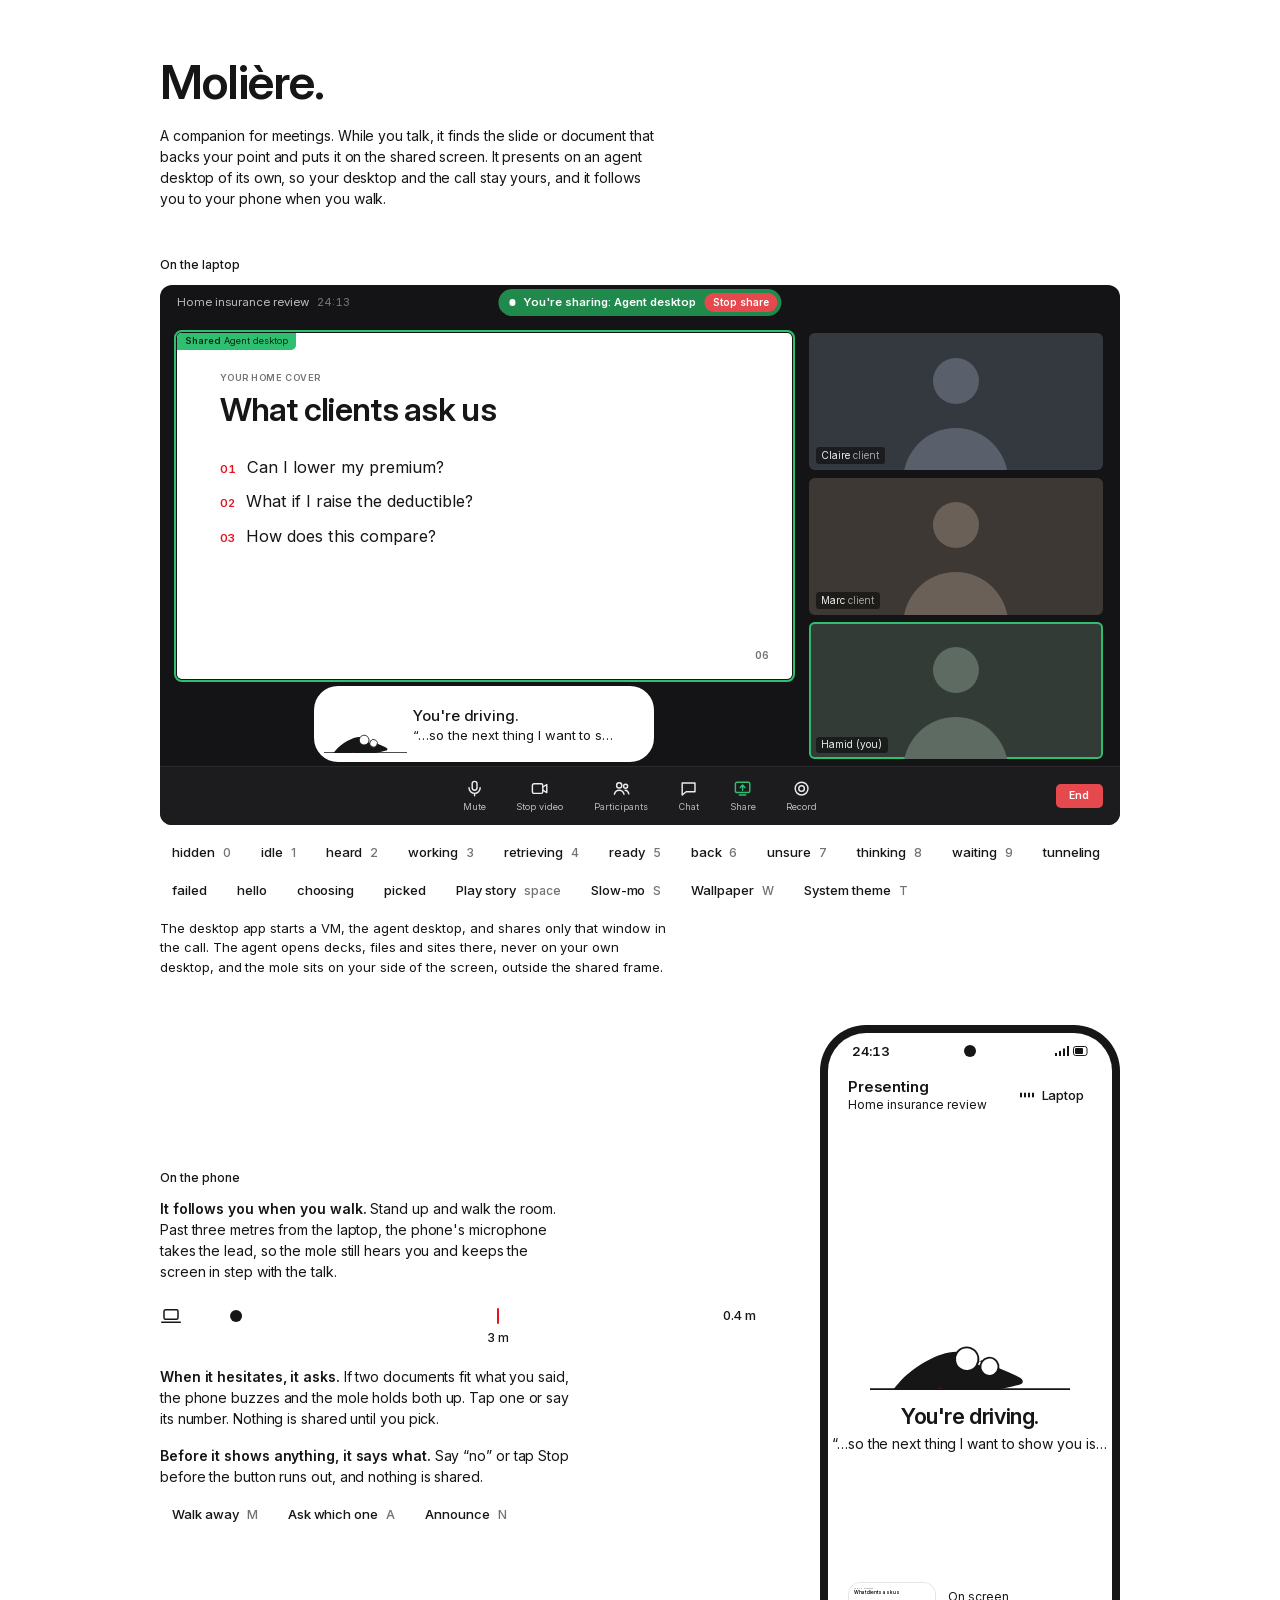
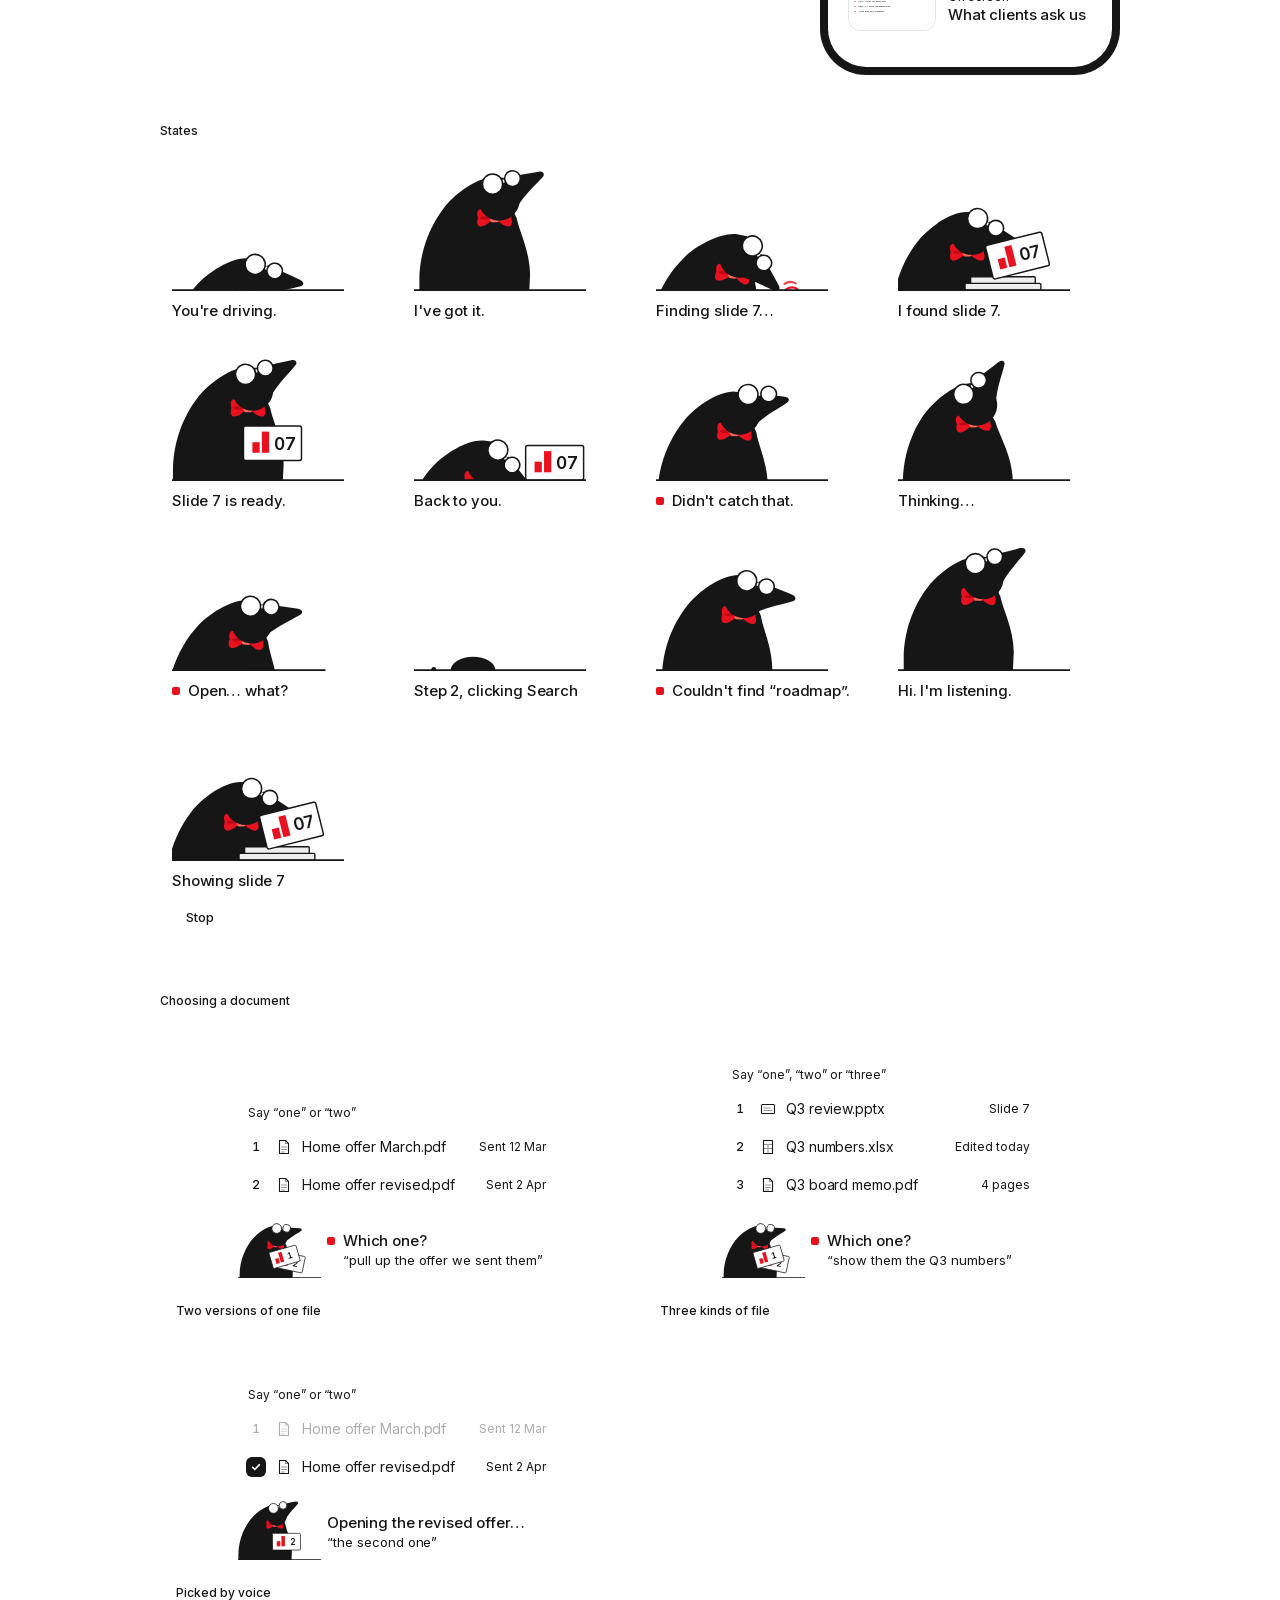
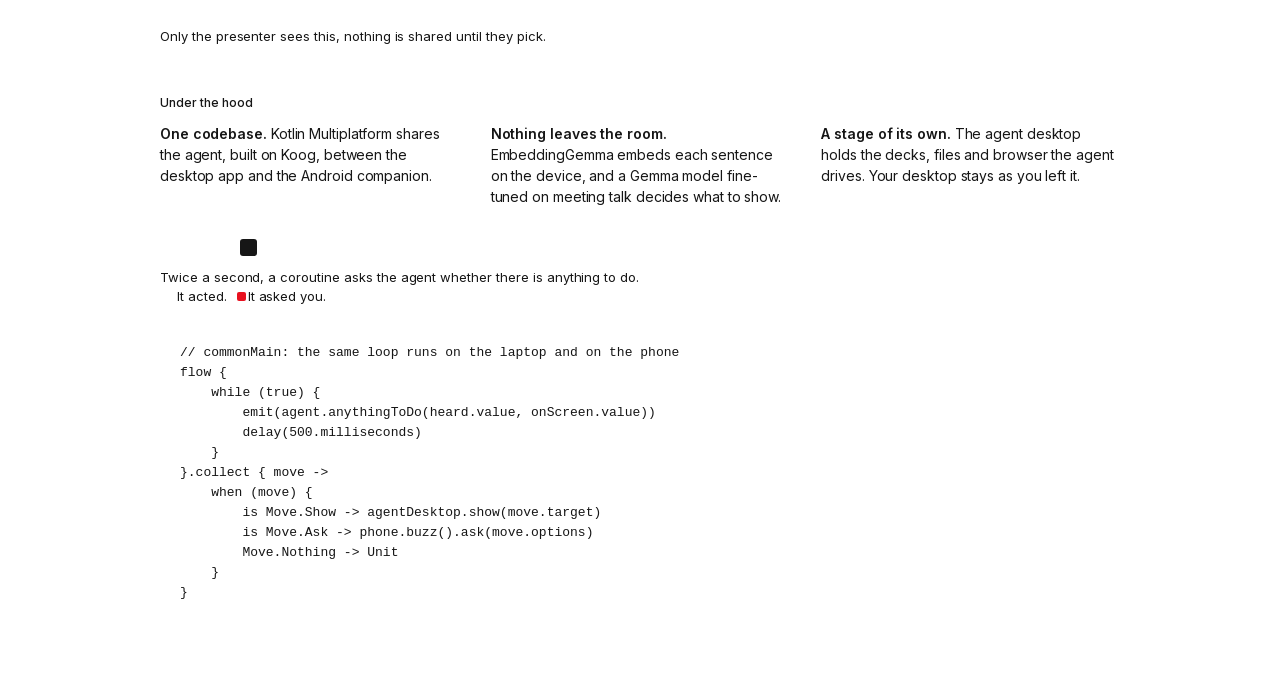
<file: mole/index.html>
<!doctype html>
<meta charset="utf-8">
<meta name="viewport" content="width=device-width">
<title>Molière</title>
<link rel="stylesheet" href="mole.css">
<style>
  :root {
    --page: light-dark(var(--paper), oklch(0.17 0 0));
    --fill: oklch(from var(--ink) l c h / .05);
    --muted: oklch(from var(--ink) l c h / .64);
    --device: light-dark(var(--rim), oklch(0.12 0 0)); /* the phone's body */
    --outline: light-dark(oklch(0 0 0 / .1), oklch(1 0 0 / .1)); /* the thumbnail's edge */
    /* Not themed: the call is someone else's dark app, and the deck, its files and the wallpapers are the presenter's. */
    --call: oklch(0.192 0.004 286);
    --call-panel: oklch(0.2278 0.0057 285.94);
    --call-text: oklch(0.944 0.004 286.3);
    --call-green: oklch(0.7122 0.1644 154.09);
    --call-green-deep: oklch(0.5598 0.1335 152.55);
    --call-green-ink: oklch(0.2593 0.052 154.24);
    --call-red: oklch(0.6256 0.1934 23.02);
    --tile-a: oklch(0.3396 0.0135 261.73); --face-a: oklch(0.4869 0.0197 259.41);
    --tile-b: oklch(0.3441 0.0111 67.44); --face-b: oklch(0.496 0.018 61);
    --tile-c: oklch(0.3431 0.0138 158.18); --face-c: oklch(0.513 0.022 157.4);
    --video: oklch(0.1647 0.0041 285.93);
    --white: oklch(1 0 0);
    --black: oklch(0 0 0);
    --deck: oklch(1 0 0);
    --deck-ink: oklch(0.2 0 0);
    --pdf: oklch(0.93 0 0);
    --pdf-bar: oklch(0.975 0 0);
    --ease-in-out: cubic-bezier(0.77, 0, 0.175, 1);
    --sans: "Inter", system-ui, sans-serif;
    --mono: ui-monospace, "SF Mono", Menlo, monospace;
  }
  body { margin: 0; background: var(--page); color: var(--ink); font: 400 14px/1.5 var(--sans); letter-spacing: -0.006em; -webkit-font-smoothing: antialiased; }
  main { max-width: 960px; margin: 0 auto; padding: 56px 32px 80px; display: grid; gap: 48px; }
  main > * { min-width: 0; }
  h1 { font: 600 48px/1.1 var(--sans); letter-spacing: -0.022em; margin: 0 0 16px; }
  header p { margin: 0; max-width: 56ch; color: var(--muted); text-wrap: pretty; }
  h2 { font: 500 12px/16px var(--sans); letter-spacing: 0; color: var(--hint); margin: 0 0 12px; }
  p { text-wrap: pretty; }
  .note { margin: 12px 0 0; max-width: 64ch; font-size: 13px; letter-spacing: -0.003em; color: var(--muted); }

  .screen { position: relative; aspect-ratio: 16 / 9; border-radius: 12px; overflow: hidden; container-type: inline-size; transition: background-color .3s ease; }
  .screen[data-wall="0"] { background-color: var(--call); }
  .screen[data-wall="1"] { background-color: var(--ember); }
  .screen[data-wall="2"] { background-color: var(--black); }
  .screen[data-wall="3"] { background-color: var(--white); box-shadow: inset 0 0 0 1px var(--hairline); }
  /* A photo-like wallpaper, so the bar is also seen over something busy. */
  .screen[data-wall="4"] {
    background: radial-gradient(60% 45% at 72% 28%, oklch(0.94 0.05 85), transparent 70%),
      radial-gradient(120% 55% at 25% 108%, oklch(0.36 0.07 145) 35%, transparent 72%),
      radial-gradient(80% 45% at 92% 104%, oklch(0.28 0.05 155) 25%, transparent 75%),
      linear-gradient(oklch(0.6 0.09 240), oklch(0.83 0.05 215) 55%, oklch(0.68 0.07 125));
  }
  .screen .mole-bar { position: absolute; left: 50%; bottom: 24px; translate: -50% 0; }
  /* In the meeting the bar sits on the presenter's side: under the shared frame, never inside it. */
  .screen[data-wall="0"] .mole-bar { left: 33.8cqw; bottom: calc(6cqw + 5px); }

  /* -- the meeting mock: everything in cqw, so it scales with the screen (laid out at 896px wide) -------------------- */
  .meeting { display: none; position: absolute; inset: 0; color: var(--call-text); font: 1.2cqw/1.3 var(--sans); letter-spacing: 0; }
  .screen[data-wall="0"] .meeting { display: block; }
  .z-top { position: absolute; inset: 0 0 auto; height: 3.6cqw; display: flex; align-items: center; padding: 0 1.8cqw; color: oklch(from var(--white) l c h / .72); }
  .z-top b { font-weight: 400; color: oklch(from var(--white) l c h / .42); margin-left: .8cqw; font-variant-numeric: tabular-nums; }
  .z-sharing { position: absolute; left: 50%; translate: -50% 0; display: flex; align-items: center; gap: .8cqw; padding: .4cqw .45cqw .4cqw 1.1cqw; border-radius: 99px; background: var(--call-green-deep); color: var(--white); font-weight: 600; white-space: nowrap; }
  .z-sharing i { width: .7cqw; height: .7cqw; border-radius: 50%; background: var(--white); }
  .z-sharing span { padding: .3cqw .9cqw; border-radius: 99px; background: var(--call-red); font-size: 1.05cqw; }

  .z-stage { position: absolute; left: 1.8cqw; top: 5cqw; width: 64cqw; height: 36cqw; border-radius: .5cqw; overflow: hidden; background: var(--deck); outline: .22cqw solid var(--call-green); outline-offset: .2cqw; color-scheme: light; }
  .z-tag { position: absolute; z-index: 1; left: 0; top: 0; padding: .25cqw .8cqw; border-bottom-right-radius: .5cqw; background: var(--call-green); color: var(--call-green-ink); font: 400 .95cqw/1.3 var(--sans); }
  .z-tag b { font-weight: 600; }
  .z-slide { position: absolute; inset: 0; opacity: 0; color: var(--deck-ink); }
  .screen[data-slide=slide6] .z-slide[data-name=slide6], .screen[data-slide=slide7] .z-slide[data-name=slide7],
  .screen[data-slide=offer] .z-slide[data-name=offer], .screen[data-slide=video] .z-slide[data-name=video] { opacity: 1; }

  .z-deck { padding: 4.2cqw 4.4cqw; box-sizing: border-box; display: flex; flex-direction: column; }
  .z-kicker { font: 600 .95cqw/1 var(--sans); letter-spacing: .06em; text-transform: uppercase; color: oklch(from var(--deck-ink) l c h / .6); }
  .z-deck h3 { font: 600 3.4cqw/1.1 var(--sans); letter-spacing: -0.022em; margin: 1cqw 0 0; }
  .z-page { position: absolute; right: 2.4cqw; bottom: 1.8cqw; font: 600 1.1cqw/1 var(--sans); font-variant-numeric: tabular-nums; color: oklch(from var(--deck-ink) l c h / .6); }
  .z-points { list-style: none; margin: 3cqw 0 0; padding: 0; display: grid; gap: 1.4cqw; font-size: 1.7cqw; }
  .z-points b { color: var(--ember); margin-right: 1.2cqw; font-size: 1.2cqw; font-weight: 600; font-variant-numeric: tabular-nums; }
  .z-chart { margin-top: auto; height: 17cqw; display: flex; align-items: flex-end; gap: 2.4cqw; padding-left: .4cqw; border-bottom: .12cqw solid oklch(from var(--deck-ink) l c h / .3); }
  .z-chart i { width: 6.5cqw; background: oklch(from var(--deck-ink) l c h / .16); position: relative; border-radius: .2cqw .2cqw 0 0; }
  .z-chart i:last-child { background: var(--ember); }
  .z-chart i::after { content: attr(data-year); position: absolute; left: 0; right: 0; top: 100%; margin-top: .6cqw; text-align: center; font: 500 .95cqw/1 var(--sans); font-variant-numeric: tabular-nums; color: oklch(from var(--deck-ink) l c h / .6); }

  .z-pdf { background: var(--pdf); }
  .z-pdf header { display: flex; justify-content: space-between; padding: .7cqw 1.6cqw .7cqw 15cqw; background: var(--pdf-bar); border-bottom: 1px solid oklch(from var(--deck-ink) l c h / .1); font-size: 1cqw; color: oklch(from var(--deck-ink) l c h / .6); }
  .z-sheet { position: absolute; left: 50%; translate: -50% 0; top: 4.4cqw; width: 30cqw; height: 40cqw; padding: 2.6cqw 2.8cqw; box-sizing: border-box; background: var(--white); }
  .z-sheet h4 { font: 600 1.9cqw/1.2 var(--sans); letter-spacing: -0.018em; margin: 0; }
  .z-sheet p { margin: .5cqw 0 2cqw; font-size: .95cqw; color: oklch(from var(--deck-ink) l c h / .6); }
  .z-row { display: flex; justify-content: space-between; align-items: center; padding: .9cqw 0; border-top: 1px solid oklch(from var(--deck-ink) l c h / .08); font-size: 1cqw; }
  .z-row i { width: 7cqw; height: .8cqw; border-radius: .4cqw; background: oklch(from var(--deck-ink) l c h / .12); }
  .z-row.z-hot i { background: var(--ember); }

  .z-video { background: var(--video); color: var(--white); }
  .z-video h5 { position: absolute; left: 2cqw; top: 2.4cqw; margin: 0; font: 600 1.4cqw/1 var(--sans); }
  .z-video .z-play { position: absolute; left: 50%; top: 50%; translate: -50% -50%; width: 6cqw; height: 6cqw; border-radius: 50%; background: oklch(from var(--white) l c h / .14); display: grid; place-items: center; }
  .z-video .z-play::after { content: ""; margin-left: .5cqw; border-left: 1.8cqw solid var(--white); border-top: 1.1cqw solid transparent; border-bottom: 1.1cqw solid transparent; }
  .z-video .z-progress { position: absolute; left: 2cqw; right: 2cqw; bottom: 2cqw; height: .35cqw; border-radius: 1cqw; background: oklch(from var(--white) l c h / .2); }
  .z-video .z-progress::before { content: ""; position: absolute; inset: 0 65% 0 0; border-radius: inherit; background: var(--ember); }

  .z-people { position: absolute; left: 67.6cqw; top: 5cqw; width: 30.6cqw; height: 44.4cqw; display: grid; grid-template-rows: repeat(3, 1fr); gap: .8cqw; }
  .z-tile { position: relative; overflow: hidden; border-radius: .6cqw; background: var(--bg); }
  .z-tile::before { content: ""; position: absolute; left: 50%; top: 18%; translate: -50% 0; width: 4.8cqw; height: 4.8cqw; border-radius: 50%; background: var(--fg); }
  .z-tile::after { content: ""; position: absolute; left: 50%; bottom: -2.6cqw; translate: -50% 0; width: 11cqw; height: 7cqw; border-radius: 5.5cqw 5.5cqw 0 0; background: var(--fg); }
  .z-tile span { position: absolute; z-index: 1; left: .7cqw; bottom: .6cqw; padding: .2cqw .6cqw; border-radius: .35cqw; background: oklch(from var(--black) l c h / .5); font-size: 1.05cqw; }
  .z-tile small { font-size: inherit; opacity: .64; }
  .z-tile.z-talking { box-shadow: inset 0 0 0 .2cqw var(--call-green); }

  .z-tools { position: absolute; inset: auto 0 0; height: 6cqw; display: flex; align-items: center; justify-content: center; gap: 3.2cqw; background: var(--call-panel); border-top: 1px solid oklch(from var(--white) l c h / .06); }
  .z-tools > span { display: grid; justify-items: center; gap: .3cqw; font-size: .95cqw; color: oklch(from var(--white) l c h / .7); }
  .z-tools svg { width: 2cqw; height: 2cqw; fill: none; stroke: currentColor; stroke-width: 1.8; stroke-linecap: round; stroke-linejoin: round; color: var(--call-text); }
  .z-tools .z-green svg { color: var(--call-green); }
  .z-tools .z-end { position: absolute; right: 1.8cqw; padding: .55cqw 1.4cqw; border-radius: .5cqw; background: var(--call-red); color: var(--white); font-weight: 600; font-size: 1.1cqw; }

  .controls { display: flex; flex-wrap: wrap; gap: 6px; margin-top: 12px; }
  .controls button { font: 500 13px/1 var(--sans); letter-spacing: -0.003em; color: var(--ink); background: var(--fill); border: 0; border-radius: 8px; height: 32px; padding: 0 12px; display: inline-flex; align-items: center; gap: 8px; cursor: pointer; transition: background-color .15s ease, color .15s ease, scale .16s var(--ease-out); }
  .controls button[aria-pressed=true] { background: var(--ink); color: var(--paper); }
  .controls button:active { scale: .97; }
  .controls button:focus-visible { outline: 2px solid var(--ink); outline-offset: 2px; }
  kbd { font: 500 12px/1 var(--sans); letter-spacing: 0; opacity: .6; }

  /* -- the phone: the companion for when the presenter stands up and walks ------------------------------------------ */

  .pocket { display: grid; grid-template-columns: 1fr 300px; gap: 64px; align-items: center; }
  .copy p { margin: 0; max-width: 46ch; }
  .copy p + p { margin-top: 16px; }
  .copy b { font-weight: 600; }

  .range { display: grid; grid-template-columns: auto 1fr 5ch; align-items: center; gap: 14px; margin: 20px 0 36px; }
  .range svg { width: 22px; height: 16px; }
  .track { position: relative; height: 28px; background: radial-gradient(circle, oklch(from var(--ink) l c h / .28) 1px, transparent 1.5px) 0 50% / 8px 8px repeat-x; }
  .edge { position: absolute; left: 60%; top: 6px; bottom: 6px; width: 2px; border-radius: 1px; background: var(--ember); }
  .edge::after { content: "3 m"; position: absolute; top: 100%; left: 50%; translate: -50% 8px; font: 500 12px/1 var(--sans); letter-spacing: 0; color: var(--muted); white-space: nowrap; }
  .walker { position: absolute; inset: 0; transform: translateX(calc(var(--d) * 100%)); transition: transform calc(1400ms * var(--slow)) var(--ease-in-out); }
  .walker i { position: absolute; left: 0; top: 50%; width: 12px; height: 12px; translate: -50% -50%; border-radius: 50%; background: var(--ink); }
  .range output { font: 500 13px/1 var(--sans); font-variant-numeric: tabular-nums; text-align: right; }

  .handset { position: relative; justify-self: center; }
  .phone { position: relative; width: 300px; aspect-ratio: 9 / 19.5; box-sizing: border-box; padding: 8px; border-radius: 46px; background: var(--device); }
  .screen-in { position: relative; height: 100%; border-radius: 38px; overflow: hidden; background: var(--paper); display: flex; flex-direction: column; }
  .buzz { position: absolute; top: 34%; width: 12px; height: 44px; opacity: 0; pointer-events: none; }
  .buzz::before, .buzz::after { content: ""; position: absolute; border: 2px solid transparent; border-radius: 50%; }
  .buzz::before { inset: 0; } .buzz::after { inset: 9px 0 9px 5px; }
  .buzz.l { left: -28px; } .buzz.l::before, .buzz.l::after { border-left-color: var(--ink); }
  .buzz.r { right: -28px; } .buzz.r::before, .buzz.r::after { border-right-color: var(--ink); }
  .buzz.r::after { inset: 9px 5px 9px 0; }

  .status { flex: none; height: 36px; padding: 0 24px; display: flex; align-items: center; justify-content: space-between; font: 600 13px/1 var(--sans); font-variant-numeric: tabular-nums; }
  .status .cam { position: absolute; left: 50%; top: 12px; width: 12px; height: 12px; translate: -50% 0; border-radius: 50%; background: var(--device); }
  .status svg { width: 34px; height: 12px; fill: currentColor; }
  .top { flex: none; display: flex; align-items: center; justify-content: space-between; gap: 12px; padding: 8px 16px 8px 20px; }
  .top > div:first-child { min-width: 0; }
  .top b { display: block; font: 600 15px/20px var(--sans); letter-spacing: -0.009em; white-space: nowrap; overflow: hidden; text-overflow: ellipsis; }
  .top small { display: block; font-size: 12px; line-height: 16px; letter-spacing: 0; color: var(--muted); }
  .mic { flex: none; display: flex; align-items: center; gap: 8px; height: 32px; padding: 0 12px 0 11px; border-radius: 16px; background: var(--fill); font: 500 13px/1 var(--sans); transition: background-color calc(200ms * var(--slow)) ease, color calc(200ms * var(--slow)) ease; }
  [data-mic=phone] .mic { background: var(--ink); color: var(--paper); }
  .wave { display: flex; align-items: center; gap: 2px; height: 12px; }
  .wave i { width: 2px; height: 100%; border-radius: 1px; background: currentColor; scale: 1 .4; animation: wave calc(900ms * var(--slow)) ease-in-out infinite alternate; }
  .wave i:nth-child(2) { animation-delay: calc(-300ms * var(--slow)); } .wave i:nth-child(3) { animation-delay: calc(-600ms * var(--slow)); } .wave i:nth-child(4) { animation-delay: calc(-150ms * var(--slow)); }
  @keyframes wave { to { scale: 1 1; } }
  .src { display: grid; }
  .src span { grid-area: 1 / 1; transition: opacity calc(200ms * var(--slow)) ease, filter calc(200ms * var(--slow)) ease, translate calc(220ms * var(--slow)) var(--ease-out); }
  [data-mic=laptop] [data-src=phone], [data-mic=phone] [data-src=laptop] { opacity: 0; filter: blur(2px); translate: 0 4px; }

  /* The mole stands alone on the phone, and its own options panel drops under it, in thumb reach. As the panel opens
     the centred column grows, so the mole glides up to make room. */
  .phone .mole-bar { flex: 1; width: auto; padding: 0 4px; justify-content: center; background: none; box-shadow: none; border-radius: 0; }
  .phone .mole-opts { order: 1; }
  .phone .mole-row { height: auto; padding: 0; flex-direction: column; align-items: center; gap: 12px; }
  .phone .mole-fig { align-self: center; width: 200px; height: auto; aspect-ratio: 154 / 114.8; margin: 0; }
  .phone .mole-text { flex: none; width: 100%; text-align: center; }
  .phone .mole-dot { display: none; }
  .phone .mole-text .mole-words { padding: 0; --wx: 0px; --wy: 0px; }
  .phone .mole-title { font: 600 22px/28px var(--sans); letter-spacing: -0.018em; }
  .phone .mole-heard { height: 20px; margin-top: 4px; font-size: 14px; line-height: 20px; letter-spacing: -0.006em; }
  .phone .mole-hint { padding: 16px 10px 8px; text-align: center; }
  .phone .mole-list { border-bottom: 0; }
  /* A thumb needs a taller row than a cursor, and the name must not truncate: on two versions of one file the end of the
     name is the difference, so the date drops under it. */
  .phone .mole-opt { grid-template-columns: 20px 16px minmax(0, 1fr); height: 52px; }
  .phone .mole-key, .phone .mole-glyph { grid-row: 1 / 3; }
  .phone .mole-name { align-self: end; }
  .phone .mole-meta { grid-column: 3; align-self: start; }
  .phone .mole-say { left: 0; height: 20px; font-size: 14px; line-height: 20px; letter-spacing: -0.006em; }
  /* The announce's stop is a thumb's target, low on the screen where the options would open. It floats there, so the
     mole stays where it is. */
  .phone .mole-bar { position: relative; }
  .phone .mole-stop { position: absolute; left: 14px; right: 14px; bottom: 16px; height: 56px; margin: 0; border-radius: 28px; font-size: 15px; font-weight: 600; line-height: 56px; letter-spacing: -0.009em; }

  .now { flex: none; display: grid; grid-template-columns: 88px minmax(0, 1fr); gap: 12px; align-items: center; margin: 0 12px 28px; padding: 8px; }
  .now > div > small { display: block; font-size: 12px; line-height: 16px; letter-spacing: 0; color: var(--muted); }
  .now > div > b { display: block; font: 500 15px/20px var(--sans); letter-spacing: -0.009em; white-space: nowrap; overflow: hidden; text-overflow: ellipsis; }
  /* A live copy of the shared frame: its slides are laid out in cqw of a 896px screen, so a container 88 / .64 px wide
     makes the frame (64cqw) exactly as wide as the thumbnail. */
  .thumb { position: relative; height: 49.5px; border-radius: 12px; overflow: hidden; }
  /* The edge sits over the copied slide, whose positioned layers would paint over an outline. */
  .thumb::after { content: ""; position: absolute; inset: 0; border-radius: inherit; box-shadow: inset 0 0 0 1px var(--outline); }
  .thumb-cq { width: 137.5px; container-type: inline-size; }
  .thumb-stage { position: relative; width: 64cqw; height: 36cqw; background: var(--deck); font: 1.2cqw/1.3 var(--sans); letter-spacing: 0; color-scheme: light; }
  .thumb .z-slide { opacity: 1; }
  .home { position: absolute; left: 50%; bottom: 8px; width: 100px; height: 4px; translate: -50% 0; border-radius: 2px; background: oklch(from var(--ink) l c h / .25); }

  /* -- states, choices and the loop ----------------------------------------------------------------------------- */

  /* The figure is wider than it is tall (room for the card the mole sets down), so the cells are a little wider too. */
  .sheet { display: grid; grid-template-columns: repeat(auto-fill, minmax(196px, 1fr)); gap: 8px; }
  .sheet button { all: unset; display: grid; padding: 12px; border-radius: 12px; cursor: pointer; transition: background-color .15s ease; }
  .sheet button:focus-visible { outline: 2px solid var(--ink); outline-offset: 2px; }
  .sheet .mole-bar { width: auto; background: none; box-shadow: none; border-radius: 0; }
  .sheet .mole-row { height: auto; padding: 0; flex-direction: column; align-items: stretch; gap: 10px; }
  .sheet .mole-fig { align-self: flex-start; width: 172px; height: 128px; margin: 0; }
  .sheet .mole-heard { display: none; }
  .sheet .mole-title > span { white-space: normal; }
  .sheet .mole-text .mole-words { --wy: 0px; }
  .sheet .mole-text .mole-dot { translate: none; }
  .sheet .mole-say { display: none; }
  .sheet .mole-stop { align-self: flex-start; margin: 0; }

  /* Choosing cells show the whole bar as it looks on screen, bottom-aligned so the panels' heights compare. */
  .choices { display: grid; grid-template-columns: repeat(auto-fill, minmax(380px, 1fr)); gap: 8px; }
  .choices button { all: unset; display: grid; grid-template-rows: 1fr auto; justify-items: center; gap: 16px; padding: 32px 16px 14px; border-radius: 12px; cursor: pointer; transition: background-color .15s ease; }
  .choices button:focus-visible { outline: 2px solid var(--ink); outline-offset: 2px; }
  .choices .mole-bar { align-self: end; }
  .choices small { justify-self: start; font: 500 12px/16px var(--sans); letter-spacing: 0; color: var(--hint); }

  .hood { display: grid; grid-template-columns: repeat(auto-fit, minmax(220px, 1fr)); gap: 24px 32px; }
  .hood p { margin: 0; }
  .hood b { font-weight: 600; }
  .ticks { display: grid; grid-template-columns: repeat(48, 1fr); gap: 3px; margin-top: 32px; }
  .ticks i, .sw { aspect-ratio: 1; border-radius: 3px; background: oklch(from var(--ink) l c h / .08); transition: background-color calc(200ms * var(--slow)) ease; }
  .legend { white-space: nowrap; }
  .sw { display: inline-block; width: 9px; margin: 0 2px 0 6px; border-radius: 2px; }
  .ticks [data-did=acted], .sw[data-did=acted] { background: oklch(from var(--ink) l c h / .5); }
  .ticks [data-did=asked], .sw[data-did=asked] { background: var(--ember); }
  .ticks [data-now] { background: var(--ink); }
  pre { margin: 20px 0 0; padding: 16px 20px; border-radius: 12px; background: var(--fill); font: 13px/20px var(--mono); letter-spacing: 0; overflow-x: auto; }
  pre .c { color: var(--muted); }

  @media (hover: hover) and (pointer: fine) {
    .controls button:hover:not([aria-pressed=true]) { background: oklch(from var(--ink) l c h / .09); }
    .sheet button:hover { background: var(--hover); }
    .choices button:hover { background: var(--hover); }
  }
  @media (max-width: 760px) {
    .pocket { grid-template-columns: 1fr; gap: 40px; }
    .choices { grid-template-columns: 1fr; }
  }
  @media (prefers-reduced-motion: reduce) {
    .wave i { animation: none; }
    .walker, .src span { transition-property: opacity; }
  }
</style>

<main>
  <header>
    <h1>Molière.</h1>
    <p>A companion for meetings. While you talk, it finds the slide or document that backs your point and puts it on the shared screen. It presents on an agent desktop of its own, so your desktop and the call stay yours, and it follows you to your phone when you walk.</p>
  </header>
  <section>
    <h2>On the laptop</h2>
    <div class="screen" data-wall="0" data-slide="slide6">
      <div class="meeting" aria-hidden="true">
        <div class="z-top">Home insurance review<b>24:13</b><div class="z-sharing"><i></i>You're sharing: Agent desktop<span>Stop share</span></div></div>
        <div class="z-stage">
          <div class="z-tag"><b>Shared</b> Agent desktop</div>
          <div class="z-slide z-deck" data-name="slide6">
            <div class="z-kicker">Your home cover</div>
            <h3>What clients ask us</h3>
            <ol class="z-points">
              <li><b>01</b>Can I lower my premium?</li>
              <li><b>02</b>What if I raise the deductible?</li>
              <li><b>03</b>How does this compare?</li>
            </ol>
            <div class="z-page">06</div>
          </div>
          <div class="z-slide z-deck" data-name="slide7">
            <div class="z-kicker">The opportunity</div>
            <h3>Market size</h3>
            <div class="z-chart"><i data-year="2023" style="height: 38%"></i><i data-year="2024" style="height: 52%"></i><i data-year="2025" style="height: 70%"></i><i data-year="2026" style="height: 92%"></i></div>
            <div class="z-page">07</div>
          </div>
          <div class="z-slide z-pdf" data-name="offer">
            <header><span id="pdfName">Home offer revised.pdf</span><span>1 / 4</span></header>
            <div class="z-sheet">
              <h4>Home insurance offer</h4>
              <p>Revised on 2 April</p>
              <div class="z-row z-hot">Deductible<i></i></div>
              <div class="z-row">Premium per year<i></i></div>
              <div class="z-row">Contents covered<i></i></div>
              <div class="z-row">Valid until<i></i></div>
            </div>
          </div>
          <div class="z-slide z-video" data-name="video"><h5>Robot gripper demo</h5><div class="z-play"></div><div class="z-progress"></div></div>
        </div>
        <div class="z-people">
          <div class="z-tile" style="--bg: var(--tile-a); --fg: var(--face-a)"><span>Claire <small>client</small></span></div>
          <div class="z-tile" style="--bg: var(--tile-b); --fg: var(--face-b)"><span>Marc <small>client</small></span></div>
          <div class="z-tile z-talking" style="--bg: var(--tile-c); --fg: var(--face-c)"><span>Hamid (you)</span></div>
        </div>
        <div class="z-tools">
          <span><svg viewBox="0 0 24 24"><rect x="9" y="3" width="6" height="11" rx="3"/><path d="M5 11a7 7 0 0 0 14 0M12 18v3"/></svg>Mute</span>
          <span><svg viewBox="0 0 24 24"><rect x="3" y="6" width="13" height="12" rx="2"/><path d="M16 10l5-3v10l-5-3"/></svg>Stop video</span>
          <span><svg viewBox="0 0 24 24"><circle cx="9" cy="8" r="3.2"/><path d="M3 19c.8-3.4 3.2-5 6-5s5.2 1.6 6 5"/><circle cx="17" cy="9" r="2.5"/><path d="M16.5 14c2.3.2 3.9 1.7 4.5 4.5"/></svg>Participants</span>
          <span><svg viewBox="0 0 24 24"><path d="M4 5h16v11H9l-5 4z"/></svg>Chat</span>
          <span class="z-green"><svg viewBox="0 0 24 24"><rect x="3" y="4" width="18" height="13" rx="2"/><path d="M12 14V8M9 10.5l3-3 3 3M8 20h8"/></svg>Share</span>
          <span><svg viewBox="0 0 24 24"><circle cx="12" cy="12" r="8"/><circle cx="12" cy="12" r="3.5"/></svg>Record</span>
          <div class="z-end">End</div>
        </div>
      </div>
      <div id="live"></div>
    </div>
    <div class="controls" id="controls"></div>
    <p class="note">The desktop app starts a VM, the agent desktop, and shares only that window in the call. The agent opens decks, files and sites there, never on your own desktop, and the mole sits on your side of the screen, outside the shared frame.</p>
  </section>

  <section class="pocket">
    <div class="copy">
      <h2>On the phone</h2>
      <p><b>It follows you when you walk.</b> Stand up and walk the room. Past three metres from the laptop, the phone's microphone takes the lead, so the mole still hears you and keeps the screen in step with the talk.</p>
      <div class="range" id="range" style="--d: .08">
        <svg viewBox="0 0 22 16" fill="none" stroke="currentColor" stroke-width="1.5" stroke-linejoin="round" stroke-linecap="round" aria-hidden="true"><rect x="4" y="1.75" width="14" height="9.5" rx="1.5"/><path d="M1.75 14.25h18.5"/></svg>
        <div class="track" aria-hidden="true"><i class="edge"></i><div class="walker"><i></i></div></div>
        <output id="dist">0.4 m</output>
      </div>
      <p><b>When it hesitates, it asks.</b> If two documents fit what you said, the phone buzzes and the mole holds both up. Tap one or say its number. Nothing is shared until you pick.</p>
      <p><b>Before it shows anything, it says what.</b> Say “no” or tap Stop before the button runs out, and nothing is shared.</p>
      <div class="controls" id="pocketControls"></div>
    </div>

    <div class="handset">
      <i class="buzz l"></i><i class="buzz r"></i>
      <div class="phone" id="phone" data-mic="laptop">
        <div class="screen-in">
          <div class="status"><span>24:13</span><i class="cam"></i><svg viewBox="0 0 34 12" aria-hidden="true"><path d="M1 11h2V8H1zM5 11h2V6H5zM9 11h2V3.5H9zM13 11h2V1h-2z"/><rect x="19.5" y="1.5" width="13.5" height="9" rx="2.25" fill="none" stroke="currentColor"/><rect x="21" y="3" width="8" height="6" rx="1"/></svg></div>
          <div class="top">
            <div><b>Presenting</b><small>Home insurance review</small></div>
            <div class="mic"><i class="wave"><i></i><i></i><i></i><i></i></i><span class="src"><span data-src="laptop">Laptop</span><span data-src="phone">Phone</span></span></div>
          </div>
          <div id="pocketMole"></div>
          <div class="now"><div class="thumb" aria-hidden="true"><div class="thumb-cq"><div class="thumb-stage" id="nowThumb"></div></div></div><div><small>On screen</small><b id="nowName"></b></div></div>
          <i class="home"></i>
        </div>
      </div>
    </div>
  </section>

  <section>
    <h2>States</h2>
    <div class="sheet" id="sheet"></div>
  </section>
  <section>
    <h2>Choosing a document</h2>
    <div class="choices" id="choices"></div>
    <p class="note">Only the presenter sees this, nothing is shared until they pick.</p>
  </section>

  <section>
    <h2>Under the hood</h2>
    <div class="hood">
      <p><b>One codebase.</b> Kotlin Multiplatform shares the agent, built on Koog, between the desktop app and the Android companion.</p>
      <p><b>Nothing leaves the room.</b> EmbeddingGemma embeds each sentence on the device, and a Gemma model fine-tuned on meeting talk decides what to show.</p>
      <p><b>A stage of its own.</b> The agent desktop holds the decks, files and browser the agent drives. Your desktop stays as you left it.</p>
    </div>
    <div class="ticks" id="ticks" aria-hidden="true"></div>
    <p class="note">Twice a second, a coroutine asks the agent whether there is anything to do. <span class="legend"><i class="sw" data-did="acted"></i>It acted.</span> <span class="legend"><i class="sw" data-did="asked"></i>It asked you.</span></p>
    <pre><code><span class="c">// commonMain: the same loop runs on the laptop and on the phone</span>
flow {
    while (true) {
        emit(agent.anythingToDo(heard.value, onScreen.value))
        delay(500.milliseconds)
    }
}.collect { move ->
    when (move) {
        is Move.Show -> agentDesktop.show(move.target)
        is Move.Ask -> phone.buzz().ask(move.options)
        Move.Nothing -> Unit
    }
}</code></pre>
  </section>
</main>

<script src="mole.js"></script>
<script>
  const LINE = "so let's look at the market size";
  // Finding a slide runs heard → working → retrieving → ready → back; the rest are the other moments.
  const SAMPLES = {
    idle: { heard: "" },
    heard: { title: "I've got it.", heard: LINE, card: "07" },
    working: { title: "Finding slide 7…", heard: LINE },
    retrieving: { title: "I found slide 7.", heard: LINE },
    ready: { title: "Slide 7 is ready.", heard: LINE },
    back: { title: "Back to you.", heard: "" },
    unsure: { heard: "open the, um, thing from the offsite" },
    thinking: { title: "Thinking…", heard: "show them how the warehouse robot picks" },
    waiting: { title: "Open… what?", heard: "open up, um", timeout: 8000 },
    tunneling: { title: "Step 2, clicking Search", heard: "search robot grippers on youtube" },
    failed: { title: "Couldn't find “roadmap”.", heard: "pull up the roadmap" },
    hello: { title: "Hi. I'm listening.", heard: "" },
  };

  const OFFERS = [
    { name: "Home offer March.pdf", meta: "Sent 12 Mar", kind: "pdf" },
    { name: "Home offer revised.pdf", meta: "Sent 2 Apr", kind: "pdf" },
  ];
  const Q3 = [
    { name: "Q3 review.pptx", meta: "Slide 7", kind: "slides" },
    { name: "Q3 numbers.xlsx", meta: "Edited today", kind: "sheet" },
    { name: "Q3 board memo.pdf", meta: "4 pages", kind: "pdf" },
  ];
  const CHOICES = [
    { label: "Two versions of one file", state: "choosing", words: { heard: "pull up the offer we sent them", options: OFFERS } },
    { label: "Three kinds of file", state: "choosing", words: { heard: "show them the Q3 numbers", options: Q3 } },
    { label: "Picked by voice", state: "picked", words: { title: "Opening the revised offer…", heard: "the second one", options: OFFERS, pick: 1 } },
  ];

  // The announce: retrieving with the one thing it is about to show, shown when the time is up unless stopped.
  const ANNOUNCE = { title: "Showing slide 7", heard: LINE, options: [{ name: "Market size", meta: "Slide 7", kind: "slides" }], timeout: 2500 };

  const LIVE = { ...SAMPLES, choosing: CHOICES[0].words, picked: CHOICES[2].words };
  const KEYS = ["hidden", ...Object.keys(LIVE)];
  const SHOWN = { slide6: "What clients ask us", slide7: "Market size", video: "Robot gripper demo" };

  const still = (label, state, words, onclick) => {
    const pick = Object.assign(document.createElement("button"), { onclick });
    pick.setAttribute("aria-label", `Show ${label} on the screen`);
    const bar = Mole.create(document.createElement("div"));
    bar.el.setAttribute("aria-hidden", "true");
    bar.set(state, { card: "07", ...words });
    pick.append(bar.el);
    sheet.append(pick);
    return bar;
  };
  for (const [state, words] of Object.entries(SAMPLES)) still(state, state, words, () => show(state, { card: "07", ...words }));
  // Its countdown held at 40%, so the still shows the button draining.
  still("the announce", "retrieving", ANNOUNCE, () => announce()).el.getAnimations({ subtree: true }).forEach(a => { a.pause(); a.currentTime = 1000; });

  for (const { label, state, words } of CHOICES) {
    const cell = Object.assign(document.createElement("button"), { onclick: () => show(state, words) });
    cell.setAttribute("aria-label", `Show “${label}” on the screen`);
    const bar = Mole.create(document.createElement("div"));
    bar.el.setAttribute("aria-hidden", "true");
    bar.set(state, words);
    cell.append(bar.el, Object.assign(document.createElement("small"), { textContent: label }));
    choices.append(cell);
  }

  const live = Mole.create(document.querySelector("#live"), { onpick: pickLive });
  // The phone mirrors the bar, rows and all; only the bar announces, so a screen reader hears each line once.
  const pocket = Mole.create(document.querySelector("#pocketMole"), { onpick: pickLive });
  pocket.el.removeAttribute("role");
  const screen = document.querySelector(".screen");
  const reduce = matchMedia("(prefers-reduced-motion: reduce)");
  let run = 0, slow = 1;
  const wait = ms => new Promise(r => setTimeout(r, ms * slow));
  let liveOptions = OFFERS;

  // Both moles take every line. The app on the phone never hides: when the bar dives away, the phone's mole goes back to
  // listening. The phone buzzes once each time the mole starts weighing options.
  function set(state, words = {}) {
    live.set(state, words);
    const was = pocket.el.dataset.state;
    pocket.set(state === "hidden" ? "idle" : state, state === "hidden" ? { heard: "" } : words);
    if (state === "choosing" && was !== "choosing") buzz();
  }

  // What the shared frame shows: slide6, slide7, offer or video. It changes when the mole lands something on screen, and
  // the phone's card shows a copy of it.
  function present(name) {
    screen.dataset.slide = name;
    const copy = document.querySelector(`.z-slide[data-name=${name}]`).cloneNode(true);
    copy.querySelectorAll("[id]").forEach(el => el.removeAttribute("id"));
    nowThumb.replaceChildren(copy);
    nowName.textContent = name === "offer" ? pdfName.textContent : SHOWN[name];
  }

  function walk(far) {
    phone.dataset.mic = far ? "phone" : "laptop";
    range.style.setProperty("--d", far ? 0.84 : 0.08);
    dist.textContent = far ? "4.2 m" : "0.4 m";
    walkButton.setAttribute("aria-pressed", far);
  }

  function buzz() {
    if (navigator.userActivation?.hasBeenActive) navigator.vibrate?.([12, 60, 12]);
    if (!reduce.matches) {
      phone.animate(["none", "translateX(-1.5px)", "translateX(1.5px)", "translateX(-1px)", "translateX(1px)", "none"].map(transform => ({ transform })), { duration: 280 * slow });
    }
    for (const mark of document.querySelectorAll(".buzz")) {
      mark.animate([{ opacity: 0 }, { opacity: 1, offset: 0.25 }, { opacity: 0 }], { duration: 640 * slow, easing: "ease-out" });
    }
  }

  // Each run gets an id; starting another (a click, a key, the story) makes the old one's next beat throw and stop.
  // A beat can also put something on the shared screen at the same moment.
  const beats = id => async (state, words, ms, slide) => {
    if (id !== run) throw 0;
    set(state, words);
    if (slide) present(slide);
    await wait(ms);
  };

  function show(state, words = LIVE[state]) {
    run++;
    if (words?.options) liveOptions = words.options;
    set(state, words);
    if (state === "ready") present("slide7");
  }

  // Clicking a row, on the bar or the phone, plays the rest: it opens, lands on screen, and hands back. Stop (-1) on an
  // announce hands back with nothing shown.
  async function pickLive(i) {
    const beat = beats(++run), chosen = liveOptions[i];
    if (chosen) pdfName.textContent = chosen.name;
    try {
      if (i < 0) {
        await beat("back", { heard: "" }, 1500);
        return await beat("idle", { heard: "" }, 0);
      }
      await beat("picked", { pick: i, title: `Opening the ${["first", "second", "third"][i] ?? "chosen"} one…`, heard: "" }, 1100);
      await beat("ready", { title: "It's on screen." }, 1600, chosen?.kind === "slides" ? "slide7" : "offer");
      await beat("back", { heard: "" }, 1500);
      await beat("idle", { heard: "" }, 0);
    } catch {}
  }

  // Says what it will show, shows it when the time is up, and hands back; Stop or a new run cuts in.
  async function announce() {
    const beat = beats(++run);
    try {
      await beat("retrieving", ANNOUNCE, ANNOUNCE.timeout);
      await beat("ready", { title: "It's on screen." }, 1600, "slide7");
      await beat("back", { heard: "" }, 1500);
      await beat("idle", { heard: "" }, 0);
    } catch {}
  }

  async function story() {
    const id = ++run, beat = beats(id);
    const step = async (fn, ms) => { if (id !== run) throw 0; fn(); await wait(ms); };
    const stream = async (state, text) => {
      const words = text.split(" ");
      for (let i = 1; i <= words.length; i++) await beat(state, { heard: words.slice(0, i).join(" ") }, 140);
    };
    try {
      liveOptions = OFFERS;
      pdfName.textContent = OFFERS[1].name;
      walk(false);
      await beat("idle", { heard: "", card: "07" }, 500, "slide6");
      await stream("idle", "okay so the next thing I want to show you is the market size");
      await beat("heard", { title: "I've got it." }, 1000);
      await beat("working", { title: "Finding slide 7…" }, 2000);
      await beat("retrieving", { title: ANNOUNCE.title, options: ANNOUNCE.options, timeout: ANNOUNCE.timeout }, ANNOUNCE.timeout);
      await beat("ready", { title: "It's on screen." }, 1700, "slide7");
      await beat("back", { heard: "" }, 1500);
      await beat("hidden", {}, 1200);
      await step(() => walk(true), 1500);
      await beat("hello", { title: "On your phone now." }, 1800);
      await beat("idle", { heard: "" }, 400);
      await stream("idle", "and can you pull up the offer we sent them");
      await beat("choosing", { options: OFFERS }, 2600);
      await beat("picked", { pick: 1, title: "Opening the revised offer…", heard: "the second one" }, 1300);
      await beat("ready", { title: "It's on screen." }, 1500, "offer");
      await beat("back", { heard: "" }, 1500);
      await beat("hidden", {}, 1200);
      await step(() => walk(false), 1500);
      await beat("hello", {}, 1600);
      await beat("idle", { heard: "" }, 600);
      await beat("thinking", { heard: "show them how the warehouse robot picks" }, 1400);
      await beat("tunneling", { title: "Step 1, opening YouTube" }, 1500);
      await beat("tunneling", { title: "Step 2, clicking Search" }, 1500);
      await beat("ready", { title: "It's on screen." }, 1500, "video");
      await beat("back", { heard: "" }, 1300);
      await beat("hidden", {}, 1500);
      await beat("idle", { heard: "" }, 400);
      await stream("idle", "and can you open the, um, thing from the offsite");
      await beat("unsure", {}, 2000);
      await beat("back", { heard: "" }, 1300);
      await beat("hidden", {}, 0);
    } catch {}
  }

  function toggleSlow() {
    slow = slow === 1 ? 5 : 1;
    document.documentElement.style.setProperty("--slow", slow);
    Mole.speed = slow === 1 ? 1 : 0.2;
    slowButton.setAttribute("aria-pressed", slow > 1);
  }
  const nextWall = () => (screen.dataset.wall = (+screen.dataset.wall + 1) % 5);
  // System follows prefers-color-scheme; Light and Dark set data-theme on the root, as the app does.
  const THEMES = ["System", "Light", "Dark"];
  function nextTheme() {
    const root = document.documentElement, next = THEMES[(THEMES.indexOf(themeButton.dataset.theme) + 1) % 3];
    if (next === "System") delete root.dataset.theme;
    else root.dataset.theme = next.toLowerCase();
    themeButton.dataset.theme = next;
    themeButton.firstChild.data = `${next} theme`;
  }

  const button = (row, label, key, onclick) => {
    const b = Object.assign(document.createElement("button"), { onclick });
    b.append(label);
    if (key) b.append(Object.assign(document.createElement("kbd"), { textContent: key }));
    row.append(b);
    return b;
  };
  KEYS.forEach((state, i) => button(controls, state, i < 10 ? `${i}` : "", () => show(state)));
  button(controls, "Play story", "space", story);
  const slowButton = button(controls, "Slow-mo", "S", toggleSlow);
  button(controls, "Wallpaper", "W", nextWall);
  const themeButton = button(controls, "System theme", "T", nextTheme);
  themeButton.dataset.theme = "System";
  const walkButton = button(pocketControls, "Walk away", "M", () => { run++; walk(phone.dataset.mic === "laptop"); });
  button(pocketControls, "Ask which one", "A", () => show("choosing", CHOICES[0].words));
  button(pocketControls, "Announce", "N", announce);

  addEventListener("keydown", e => {
    if (e.metaKey || e.ctrlKey || e.altKey) return;
    if (e.target.closest?.(".mole-opt")) return; // keys on a focused option row belong to that row
    if (KEYS[e.key]) show(KEYS[e.key]);
    else if (e.key === " ") { e.preventDefault(); story(); }
    else if (e.key === "s") toggleSlow();
    else if (e.key === "w") nextWall();
    else if (e.key === "t") nextTheme();
    else if (e.key === "m") walkButton.click();
    else if (e.key === "a") show("choosing", CHOICES[0].words);
    else if (e.key === "n") announce();
  });

  // The loop strip: a cursor sweeps the cells, and each cell keeps what the agent answered at that tick. Held by
  // reference, since the comparison harness replaces the page's body and the loop keeps running.
  const ticks = document.querySelector("#ticks");
  for (let i = 0; i < 48; i++) ticks.append(document.createElement("i"));
  const ACTED = new Set(["heard", "working", "retrieving", "tunneling", "ready", "picked"]), ASKED = new Set(["choosing", "waiting", "unsure"]);
  let tick = 0;
  (function loop() {
    const state = live.el.dataset.state, cell = ticks.children[tick++ % 48];
    ticks.querySelector("[data-now]")?.removeAttribute("data-now");
    cell.dataset.did = ACTED.has(state) ? "acted" : ASKED.has(state) ? "asked" : "";
    cell.dataset.now = "";
    setTimeout(loop, 500 * slow);
  })();

  present("slide6");
  story();
</script>
</file>
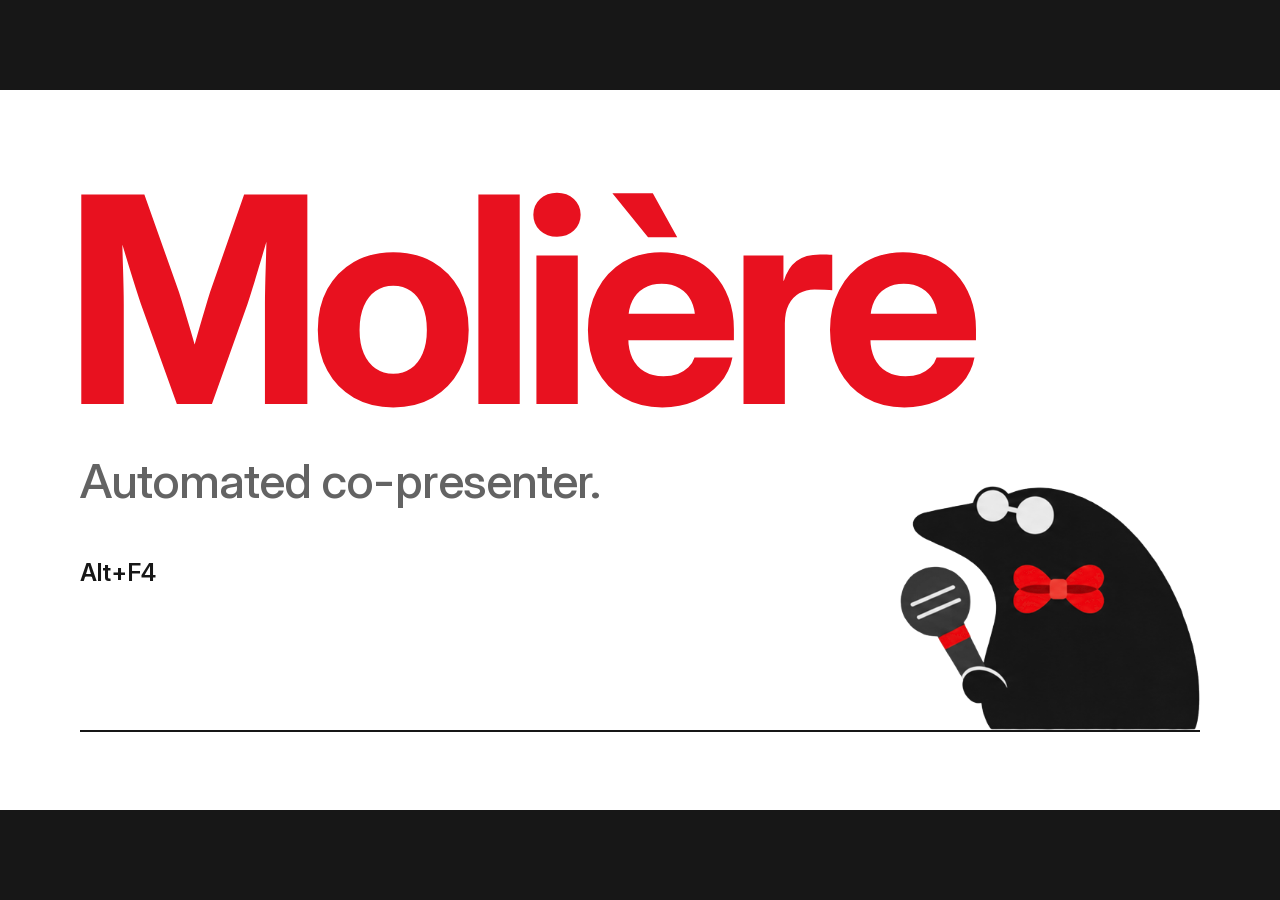
<file: mole/slides.html>
<!doctype html>
<html lang="en" data-theme="light">
<meta charset="utf-8">
<meta name="viewport" content="width=device-width">
<title>Molière</title>
<link rel="stylesheet" href="mole.css">
<style>
  :root {
    --bg: oklch(1 0 0);
    --fg: oklch(0.205 0 0);
    --grey: oklch(0.5 0 0);
    --line: oklch(0.88 0 0);
    --fill: oklch(0.965 0 0);
    --red: var(--ember);
    --sans: "Inter", system-ui, sans-serif;
  }
  html, body { height: 100%; margin: 0; overflow: hidden; background: var(--fg); }
  body { font: 400 24px/1.4 var(--sans); color: var(--fg); -webkit-font-smoothing: antialiased; -moz-osx-font-smoothing: grayscale; }
  h1, h2, p, ul, figure, blockquote { margin: 0; padding: 0; }
  ul { list-style: none; }
  i, em { font-style: normal; }

  .stage { position: absolute; left: 50%; top: 50%; width: 1280px; height: 720px; translate: -50% -50%; scale: var(--fit, 1); }
  .slide { position: absolute; inset: 0; box-sizing: border-box; padding: 80px; display: grid; grid-template-columns: repeat(12, minmax(0, 1fr)); grid-template-rows: auto 1fr; column-gap: 32px; background: var(--bg); overflow: hidden; }
  .slide[hidden] { display: none; }
  .slide > * { grid-column: 1 / -1; }
  .slide > :is(.ground, .sprite, .solo) { grid-column: auto; }
  .notes { display: none; }

  .figure { font-size: 288px; line-height: .9; font-weight: 700; letter-spacing: -0.045em; margin-inline-start: -0.05em; }
  .display { font-size: 96px; line-height: 1; font-weight: 700; letter-spacing: -0.035em; text-wrap: balance; }
  .title { font-size: 64px; line-height: 1.08; font-weight: 650; letter-spacing: -0.028em; text-wrap: balance; }
  .head { font-size: 48px; line-height: 1.15; font-weight: 500; letter-spacing: -0.02em; text-wrap: pretty; }
  .lead { font-size: 32px; line-height: 1.3; font-weight: 400; letter-spacing: -0.012em; text-wrap: pretty; }
  .body { font-size: 24px; line-height: 1.4; font-weight: 400; letter-spacing: -0.006em; text-wrap: pretty; }
  .small { font-size: 18px; line-height: 1.3; font-weight: 500; }
  .grey { color: var(--grey); }
  .red { color: var(--red); }
  .team { font-weight: 600; }
  blockquote { text-indent: -0.4em; }
  .who { display: grid; align-self: start; font-size: 24px; line-height: 1.4; }
  .who b { font-weight: 600; }
  .who span { color: var(--grey); }
  /* The person's photo to the left of their name and role; the hairline keeps a white backdrop round on the white slide. */
  .who:has(.face) { grid-template-columns: auto 1fr; column-gap: 20px; align-items: center; }
  .who .face { grid-row: span 2; width: 64px; height: 64px; border-radius: 50%; object-fit: cover; box-shadow: 0 0 0 1px var(--line); }

  .ground { position: absolute; left: 80px; right: 80px; top: 640px; border-top: 2px solid var(--fg); }
  .sprite { position: absolute; bottom: 80px; height: auto; pointer-events: none; user-select: none; }
  .flip { scale: -1 1; }

  .s-cover, .s-next { grid-template-rows: none; align-content: start; }
  .s-cover .head { margin-top: 24px; }
  .s-cover .team, .s-next .team { margin-top: 48px; }

  .s-nick .title { grid-column: 1 / 7; }
  .s-nick > .body { grid-column: 7 / -1; padding-top: 8px; }
  .steps { align-self: end; display: grid; grid-template-columns: repeat(3, minmax(0, 1fr)); grid-template-rows: auto auto; column-gap: 32px; }
  .steps li { display: grid; grid-row: span 2; grid-template-rows: subgrid; }
  .steps span { grid-row: 2; }
  .steps b { margin-bottom: 8px; }

  .s-num { grid-template-rows: 1fr; }
  .stat { grid-column: 1 / 9; }
  .stat .lead { margin-top: 24px; max-width: 20em; }
  .study { grid-column: 9 / -1; align-self: end; }
  .s-num .small { margin-top: 12px; }

  .s-quote { grid-template-rows: none; align-content: start; }
  .s-quote blockquote { grid-column: 1 / 12; margin-top: 40px; }
  .s-quote .who { margin-top: 40px; }

  .s-realize { grid-template-rows: auto 1fr; }
  .s-realize .head { grid-column: 1 / 11; }
  .s-realize .display { align-self: end; }

  .s-solution { grid-template-rows: auto auto 1fr; }
  .s-solution .title, .pitch { grid-column: 1 / 8; }
  .pitch { margin-top: 32px; }
  .points { margin-top: 32px; display: grid; gap: 16px; }
  .desk { grid-column: 8 / -1; grid-row: 2 / -1; align-self: start; margin-top: 32px; display: grid; justify-items: center; gap: 32px; }
  .slide .mole-bar { box-shadow: none; }
  .desk .mole-bar { zoom: 1.18; outline: 1px solid var(--hairline); }
  .screen { position: relative; width: 100%; aspect-ratio: 16 / 9; border-radius: 6px; background: var(--bg); outline: 2px solid var(--fg); overflow: hidden; }
  .screen > div { position: absolute; inset: 0; padding: 22px 24px; visibility: hidden; }
  .screen[data-on="6"] > [data-n="6"], .screen[data-on="7"] > [data-n="7"] { visibility: visible; }
  .screen small { display: block; margin-top: 18px; font: 500 14px/1 var(--sans); color: var(--grey); }
  .screen h3 { margin: 8px 0 0; font: 650 24px/1.1 var(--sans); letter-spacing: -0.02em; }
  .screen ul { margin-top: 12px; display: grid; gap: 4px; font: 400 16px/1.25 var(--sans); }
  .screen em { position: absolute; right: 14px; bottom: 12px; font: 500 14px/1 var(--sans); color: var(--grey); font-variant-numeric: tabular-nums; }
  .screen .bars { position: absolute; left: 24px; bottom: 22px; display: flex; align-items: flex-end; gap: 10px; height: 96px; }
  .screen .bars i { width: 30px; border-radius: 2px 2px 0 0; background: var(--line); }
  .screen .bars i:last-child { background: var(--red); }
  .tag { position: absolute; left: 0; top: 0; padding: 4px 9px 5px 8px; border-bottom-right-radius: 6px; background: var(--fg); color: var(--bg); font: 600 14px/1 var(--sans); }

  .solo { position: absolute; left: 80px; bottom: calc(80px - var(--w) * 0.8 / 154); --w: 400px; }
  .solo .mole-bar { width: auto; background: none; }
  .solo .mole-row { height: auto; padding: 0; gap: 56px; align-items: flex-end; }
  .solo .mole-text { padding-bottom: 48px; }
  .solo .mole-fig { width: var(--w); height: auto; aspect-ratio: 154 / 114.8; margin: 0; }
  .solo .m-ground, .solo .mole-dot { display: none; }
  .solo .mole-words, .solo .mole-text[data-one-line] .mole-words { --wx: 0px; --wy: 0px; padding-left: 0; }
  .solo .mole-title { font: 500 48px/1.15 var(--sans); letter-spacing: -0.02em; }
  .solo .mole-heard { height: auto; margin-top: 8px; font: 400 24px/1.4 var(--sans); color: var(--grey); }

  .s-how { grid-template-rows: auto auto 1fr; }
  .ledge { position: relative; padding: 0 232px 24px 0; border-bottom: 2px solid var(--fg); }
  .ledge .sprite { right: 0; bottom: 0; width: 200px; }
  .trio { margin-top: 40px; display: grid; grid-template-columns: repeat(3, minmax(0, 1fr)); column-gap: 32px; }
  .slots { margin-top: 40px; display: grid; grid-template-columns: 2fr 1fr; gap: 32px; }
  .slots > figure { display: grid; grid-template-rows: auto 1fr; row-gap: 14px; padding: 20px 24px; border-radius: 16px; background: var(--fill); }
  .slots figcaption { display: flex; justify-content: space-between; gap: 16px; font: 500 15px/1 var(--sans); color: var(--grey); }
  /* Architecture: the four steps from voice to screen in a row, and under the decider the bar and the phone that stop it. */
  .flow { display: grid; grid-template-columns: repeat(4, minmax(0, 1fr)); grid-template-rows: auto auto; column-gap: 20px; row-gap: 22px; align-content: start; }
  .flow ol { display: contents; list-style: none; }
  .flow li, .hold { position: relative; display: grid; align-content: start; gap: 4px; padding: 10px 12px; border-radius: 10px; background: var(--bg); outline: 1.5px solid var(--fg); }
  .flow li + li::before { content: "→"; position: absolute; left: -17px; top: 50%; translate: 0 -50%; font: 500 16px/1 var(--sans); }
  .flow b { font: 650 17px/1.15 var(--sans); letter-spacing: -0.01em; }
  .flow span { font: 400 14px/1.25 var(--sans); color: var(--grey); text-wrap: balance; }
  .flow .ours { outline-color: var(--red); }
  .flow .ours b { color: var(--red); }
  .hold { grid-column: 3 / 5; grid-row: 2; display: flex; align-items: baseline; gap: 10px; }
  .hold::before { content: ""; position: absolute; left: calc((100% - 20px) / 4 - 0.75px); top: -22px; height: 22px; border-left: 1.5px solid var(--fg); }
  /* Tech stack: what each part is built with, JetBrains first; our model in the one red. */
  .stack dl { display: grid; grid-template-columns: auto 1fr; column-gap: 14px; row-gap: 8px; align-content: start; margin: 0; font: 400 15px/1.3 var(--sans); }
  .stack dt { color: var(--grey); font-weight: 500; }
  .stack dd { margin: 0; }
  .stack .ours { color: var(--red); font-weight: 600; }

  .vs { grid-column: 1 / 10; align-self: end; border-collapse: collapse; font-size: 24px; line-height: 1.4; }
  .vs th, .vs td { padding: 16px 0; text-align: start; vertical-align: top; border-top: 1px solid var(--line); }
  .vs th { width: 40%; padding-right: 32px; font-weight: 600; }
  .vs small { display: block; margin-top: 4px; font: 500 18px/1.3 var(--sans); color: var(--grey); }
  .vs tr:first-child > * { border-top: 0; }
  .vs .us th { color: var(--red); }

  .s-voices { grid-template-rows: auto auto 1fr; }
  .s-voices blockquote.title { grid-column: 1 / 11; }
  .s-voices > .who { margin-top: 32px; }
  .second { grid-column: 7 / -1; align-self: end; margin-bottom: 40px; }
  .second .who { margin-top: 20px; }

  .s-b2b .pair { align-self: end; display: grid; grid-template-columns: repeat(2, minmax(0, 1fr)); column-gap: 32px; }

  .s-next .title { grid-column: 1 / 9; }
  .s-next .head { grid-column: 1 / 8; margin-top: 32px; }

  @media print {
    html, body { overflow: visible; height: auto; background: none; }
    .stage { position: static; translate: none; scale: 1; }
    .slide, .slide[hidden] { position: relative; display: grid; break-after: page; width: 1280px; height: 720px; }
  }
</style>

<div class="stage">

  <section class="slide s-cover" data-section="LauzHack 2026">
    <h1 class="figure red">Molière</h1>
    <p class="head grey">Automated co-presenter.</p>
    <p class="team">Alt+F4</p>
    <div class="ground"></div>
    <img class="sprite flip" src="sprites/microphone.png" alt="" style="right: 80px; width: 300px">
  </section>

  <section class="slide s-nick" data-section="Presenting the problem">
    <h2 class="title">This is Nick.</h2>
    <p class="body grey">He works at a consulting firm in Geneva. He has 5 meetings per day, each on a different subject and with a different team. He doesn’t have time to fully prepare for every meeting.</p>
    <ul class="steps lead">
      <li><span>He looks for a document.</span></li>
      <li><b class="display red">30&nbsp;s</b><span>of silence. People are waiting.</span></li>
      <li><span>He pulls up the wrong slide.</span></li>
    </ul>
    <aside class="notes"><p>This is Nick, he works at a consulting firm in Geneva. He has 5 meetings per day, each on a different subject and with a different team. He doesn’t have time to fully prepare for every meeting. Every time he has to present something, something wrong happens: he looks for a document, there is silence for 30 seconds, then he pulls up the wrong slide.</p></aside>
  </section>

  <section class="slide s-num" data-section="Presenting the problem">
    <div class="stat">
      <h2 class="figure red">3 in 4</h2>
      <p class="lead">meetings hit at least one tech failure, costing about 11 minutes each.</p>
      <p class="small grey">Jabra, 2026</p>
    </div>
    <div class="study">
      <p class="body"><span class="grey">In a lab study,</span> people who talked while using a computer spoke more slowly and made more mistakes at both.</p>
      <p class="small grey">BYU, 2022</p>
    </div>
    <aside class="notes"><p>Three in four meetings hit at least one tech failure, costing about 11 minutes each (Jabra, 2026). And in a lab study, people who talked while using a computer spoke more slowly and made more mistakes at both (BYU, 2022).</p></aside>
  </section>

  <section class="slide s-quote" data-section="Presenting the problem">
    <p class="lead grey">We asked 6 people who present to clients every week.</p>
    <blockquote class="head">“Clients always come up with questions I wasn’t expecting. So I end up searching for documents or running another simulation while explaining what I’m doing.”</blockquote>
    <p class="who"><img class="face" src="people/mathias.jpg" alt=""><b>Mathias Sudres</b><span>Insurance advisor in Switzerland</span></p>
    <aside class="notes"><p>We asked 6 people who present to clients every week. Mathias Sudres, an insurance advisor in Switzerland, told us: “Clients always come up with questions I wasn’t expecting. So I end up searching for documents or running another simulation while explaining what I’m doing.”</p></aside>
  </section>

  <section class="slide s-realize" data-section="By talking to office workers, we realized:">
    <p class="head grey">The issue wasn’t the software used for the meeting or actual technical issues.</p>
    <h2 class="display">It’s error-prone manual work under stress.</h2>
    <aside class="notes"><p>By talking to office workers, we realized that the issue wasn’t the software used for the meeting or actual technical issues. It’s error-prone manual work under stress.</p></aside>
  </section>

  <section class="slide s-solution" data-section="Our solution">
    <h2 class="title">Introducing <span class="red">Molière</span>.</h2>
    <div class="pitch body">
      <p class="grey">We want to make the process of presenting in meetings seamless.</p>
      <ul class="points">
        <li>It sets up the whole environment for you.</li>
        <li>It knows exactly what you want to show while you speak.</li>
        <li>It lets you focus entirely on interacting with your colleagues, getting your message across and having a productive meeting.</li>
      </ul>
    </div>
    <figure class="desk">
      <div class="screen" data-on="6">
        <div data-n="6"><small>Your home cover</small><h3>What clients ask us</h3><ul><li>01 Can I lower my premium?</li><li>02 What if I raise the deductible?</li><li>03 How does this compare?</li></ul><em>06</em></div>
        <div data-n="7"><small>The opportunity</small><h3>Market size</h3><div class="bars"><i style="height: 38%"></i><i style="height: 52%"></i><i style="height: 70%"></i><i style="height: 92%"></i></div><em>07</em></div>
        <span class="tag">Shared</span>
      </div>
      <div data-mole="loop-bar"></div>
    </figure>
    <aside class="notes"><p>We want to make the process of presenting in meetings seamless. This is why we’re introducing Molière. It’s an automated co-presenter that sets up the whole environment for you, knows exactly what you want to show while you speak and lets you focus entirely on interacting with your colleagues, getting your message across and having a productive meeting in general.</p></aside>
  </section>

  <section class="slide s-demo" data-section="Our solution">
    <h2 class="display">Live demo</h2>
    <div class="ground"></div>
    <div class="solo" data-mole="loop"></div>
    <aside class="notes"><p>(Live demo)</p></aside>
  </section>

  <section class="slide s-how" data-section="How does our solution work?">
    <div class="ledge">
      <h2 class="title">Not just AI agent talk:<br> we have trained actual models.</h2>
      <img class="sprite flip" src="sprites/pickaxe.png" alt="">
    </div>
    <ul class="trio body">
      <li>Our UI is minimal and doesn’t disrupt the presenter.</li>
      <li>Work is done in the background.</li>
      <li>The presenter can cancel whenever he doesn’t agree with the assistant.</li>
    </ul>
    <div class="slots">
      <figure class="arch">
        <figcaption>Architecture<span>All on the laptop · voice to screen in 1.5–1.8 s</span></figcaption>
        <div class="flow">
          <ol>
            <li><b>Ear</b><span>Speech to text, on device</span></li>
            <li><b>Retrieval</b><span>EmbeddingGemma, 8 candidates</span></li>
            <li class="ours"><b>Decider</b><span>Gemma 3 270M, fine-tuned by us</span></li>
            <li><b>Shared screen</b><span>Browser in a VM</span></li>
          </ol>
          <p class="hold"><b>Bar + phone</b><span>announce · Stop · undo</span></p>
        </div>
      </figure>
      <figure class="stack">
        <figcaption>Tech stack</figcaption>
        <dl>
          <dt>JetBrains</dt><dd>Kotlin&nbsp;Multiplatform&nbsp;· Ktor&nbsp;· Koog&nbsp;· Compose&nbsp;Multiplatform</dd>
          <dt>Models</dt><dd><span class="ours">Gemma&nbsp;3&nbsp;270M, ours</span>&nbsp;· EmbeddingGemma&nbsp;· LiteRT-LM</dd>
          <dt>Training</dt><dd>Python on Modal</dd>
          <dt>Laptop</dt><dd>Speech to text&nbsp;· Browser&nbsp;· VM</dd>
        </dl>
      </figure>
    </div>
    <aside class="notes"><p>Molière hears you with on-device speech recognition, EmbeddingGemma finds eight candidates, and our fine-tuned Gemma 3 270M decides what to show on the shared screen, a browser in a VM. All of it runs on the laptop: a command reaches the screen 1.5 to 1.8 seconds after you stop speaking. It is one Kotlin Multiplatform app, with Compose for the bar and the phone, Ktor for the link between them, and Koog with LiteRT-LM for the models. I am sure you will get tired of all the AI agent talk during these presentations, our solution is not that: we have trained actual models [etc.] Our UI is minimal and doesn’t disrupt the presenter. Work is done in the background and the presenter can cancel whenever he doesn’t agree with the assistant.</p></aside>
  </section>

  <section class="slide s-comp" data-section="Who are the competitors?">
    <h2 class="title">Our solution works live, in any software.</h2>
    <table class="vs">
      <tr><th>Notetakers</th><td>Act after the call.</td></tr>
      <tr><th>Meeting agents like Teams Facilitator</th><td>Answer in the chat, inside Teams only.<small>Source: Microsoft Support (Teams Facilitator)</small></td></tr>
      <tr class="us"><th>Molière</th><td>Works live, runs on your laptop, and hands control back the moment you want it. Works in any software.</td></tr>
    </table>
    <div class="ground"></div>
    <img class="sprite flip" src="sprites/stopwatch.png" alt="" style="right: 80px; width: 220px">
    <aside class="notes"><p>Unlike notetakers that act after the call, our solution works live, runs on your laptop, and hands control back the moment you want it. Meeting agents like Teams Facilitator answer in the chat, inside Teams only. Our solution works in any software.</p></aside>
  </section>

  <section class="slide s-voices" data-section="Interviews">
    <blockquote class="title">“…without jumping between ten different windows.”</blockquote>
    <p class="who"><img class="face" src="people/mathias.jpg" alt=""><b>Mathias Sudres</b><span>Insurance advisor in Switzerland</span></p>
    <figure class="second">
      <blockquote class="lead">“If this is something that is feasible, it for sure would help us a lot.”</blockquote>
      <p class="who"><img class="face" src="people/rodolphe.jpg" alt=""><b>Rodolphe Henzi</b><span>Accenture</span></p>
    </figure>
    <div class="ground"></div>
    <img class="sprite" src="sprites/magnifier.png" alt="" style="left: 80px; width: 280px">
    <aside class="notes"><p>Rodolphe Henzi, Accenture: “If this is something that is feasible, it for sure would help us a lot.”</p></aside>
  </section>

  <section class="slide s-b2b" data-section="Business model / go-to-market">
    <h2 class="display">We will go <span class="red">B2B</span>.</h2>
    <div class="pair lead">
      <p>Integrating into the ecosystem of companies which would use Molière for all their meetings.</p>
      <p>Our assistant will adapt to the architectures of these companies, to know exactly how to look for documents.</p>
    </div>
    <aside class="notes"><p>We will go B2B, integrating into the ecosystem of companies which would use Molière for all their meetings. Our assistant will adapt to the architectures of these companies, to know exactly how to look for documents [etc.]</p></aside>
  </section>

  <section class="slide s-next" data-section="Roadmap &amp; next steps">
    <h2 class="title">Next, we will train <span class="red">Molière</span> on your workflow.</h2>
    <p class="head grey">For it to be able to help you to its full potential.</p>
    <p class="team">Alt+F4</p>
    <div class="ground"></div>
    <img class="sprite flip" src="sprites/shovel.png" alt="" style="right: 80px; width: 300px">
    <aside class="notes"><p>Next, we will train Molière on your workflow, for it to be able to help you to its full potential.</p></aside>
  </section>

</div>

<script src="mole.js"></script>
<script>
  const sleep = ms => new Promise(r => setTimeout(r, ms));
  const STEPS = [
    ["idle", { title: "You’re driving.", heard: "" }, 1500],
    ["heard", { title: "I’ve got it.", heard: "so let’s look at the market size", card: "07" }, 1300],
    ["working", { title: "Finding slide 7…" }, 1900],
    ["retrieving", { title: "I found slide 7." }, 1300],
    ["ready", { title: "Slide 7 is ready." }, 2000],
    ["back", { title: "Back to you.", heard: "" }, 1700],
  ];
  async function loop(bar, onstep) {
    for (;;) for (const [state, words, ms] of STEPS) {
      bar.set(state, words);
      onstep?.(state);
      await sleep(ms);
    }
  }
  for (const host of document.querySelectorAll("[data-mole]")) {
    const bar = Mole.create(document.createElement("div"));
    host.append(bar.el);
    const screen = host.closest(".slide").querySelector(".screen");
    loop(bar, screen && (state => { if (state === "idle") screen.dataset.on = "6"; if (state === "ready") screen.dataset.on = "7"; }));
  }

  const slides = [...document.querySelectorAll(".slide")];

  let notesWin = null, notesStart = 0;
  function openNotes() {
    if (notesWin && !notesWin.closed) return notesWin.focus();
    notesWin = open("", "moliere-notes", "width=820,height=560");
    if (!notesWin) return;
    notesStart = Date.now();
    notesWin.document.write(`<!doctype html><title>Molière notes</title><link rel="stylesheet" href="${new URL("fonts/fonts.css", location)}">
      <style>
        body { margin: 0; padding: 36px 44px; font: 400 22px/1.5 "Inter", system-ui, sans-serif; color: oklch(0.205 0 0); background: oklch(1 0 0); -webkit-font-smoothing: antialiased; }
        header { display: flex; justify-content: space-between; font-size: 16px; font-weight: 500; color: oklch(0.5 0 0); font-variant-numeric: tabular-nums; }
        h1 { margin: 28px 0 16px; font-size: 16px; font-weight: 500; color: oklch(0.5 0 0); }
        #notes p { margin: 0 0 12px; max-width: 60ch; text-wrap: pretty; }
        #next { margin-top: 32px; padding-top: 16px; border-top: 1px solid oklch(0.88 0 0); font-size: 16px; color: oklch(0.5 0 0); }
      </style>
      <header><span id="at"></span><span id="clock">00:00</span></header><h1 id="section"></h1><div id="notes"></div><p id="next"></p>`);
    notesWin.document.close();
    notesWin.addEventListener("keydown", onKey);
    const clock = setInterval(() => {
      if (notesWin.closed) return clearInterval(clock);
      const s = Math.floor((Date.now() - notesStart) / 1000);
      notesWin.document.getElementById("clock").textContent = `${String(Math.floor(s / 60)).padStart(2, "0")}:${String(s % 60).padStart(2, "0")}`;
    }, 1000);
    showNotes();
  }
  function showNotes() {
    if (!notesWin || notesWin.closed) return;
    const $ = id => notesWin.document.getElementById(id), s = slides[at], next = slides[at + 1];
    $("at").textContent = `Slide ${at + 1} of ${slides.length}`;
    $("section").textContent = s.dataset.section;
    $("notes").innerHTML = s.querySelector(".notes")?.innerHTML ?? "<p>No notes for this slide.</p>";
    $("next").textContent = next ? `Next: ${next.querySelector("h1, h2, blockquote").textContent}` : "Last slide.";
  }

  let at = Math.min(slides.length - 1, Math.max(0, (parseInt(location.hash.slice(1), 10) || 1) - 1));
  function go(n) {
    at = Math.min(slides.length - 1, Math.max(0, n));
    slides.forEach((s, k) => { s.hidden = k !== at; });
    history.replaceState(null, "", `${location.pathname}${location.search}#${at + 1}`);
    showNotes();
  }
  function onKey(e) {
    if (e.metaKey || e.ctrlKey || e.altKey) return;
    if (["ArrowRight", "ArrowDown", "PageDown", " ", "Enter"].includes(e.key)) { e.preventDefault(); go(at + 1); }
    else if (["ArrowLeft", "ArrowUp", "PageUp", "Backspace"].includes(e.key)) { e.preventDefault(); go(at - 1); }
    else if (e.key === "Home") go(0);
    else if (e.key === "End") go(slides.length - 1);
    else if (e.key === "n" || e.key === "N") openNotes();
    else if (e.key === "f" || e.key === "F") document.fullscreenElement ? document.exitFullscreen() : document.documentElement.requestFullscreen?.();
  }
  const fit = () => document.documentElement.style.setProperty("--fit", Math.min(innerWidth / 1280, innerHeight / 720));
  addEventListener("resize", fit);
  addEventListener("keydown", onKey);
  addEventListener("click", e => go(at + (e.clientX < innerWidth / 3 ? -1 : 1)));
  fit();
  go(at);
</script>
</file>
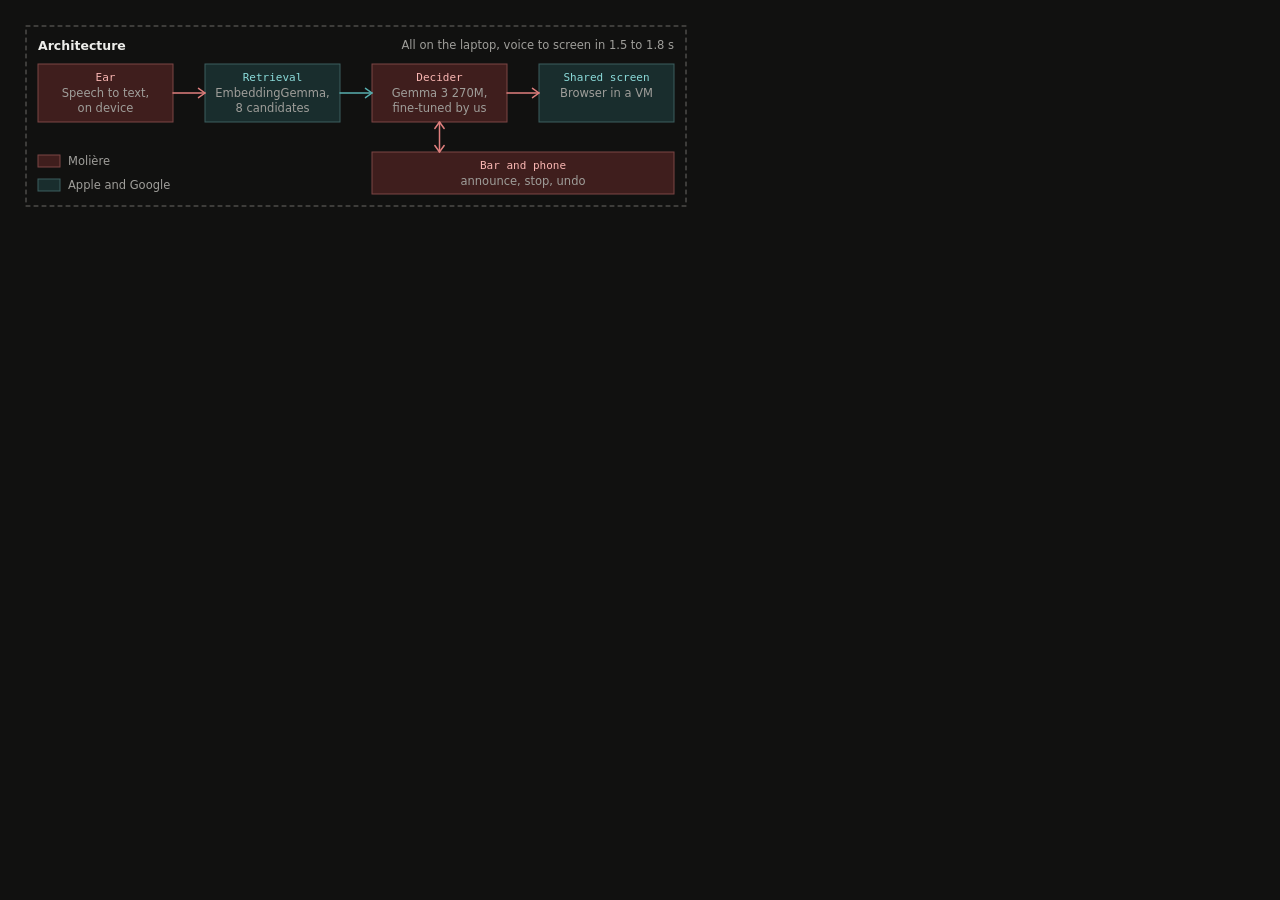
<file: docs/figures/moliere-pipeline.html>
<!doctype html><html class="dark"><head><meta charset="utf-8"><style>/* Figure palette. Neutrals share the site's warm sand hue. Every tone has the
   same four roles: a tint fill, a line (borders), a solid (strokes) and an ink
   (text on the tint and the canvas, >= 4.5:1 and APCA Lc >= 60). Per role all
   hues share one lightness and one share of their sRGB chroma ceiling at that
   lightness, the ceiling capped at the median across hues so green near white
   and violet at mid lightness do not shout. Hue is constant across roles. Dark
   is screen-only so print stays light. */

:root {
  --dg-canvas: var(--color-bg);
  --dg-panel: oklch(0.968 0.003 100);
  --dg-panel-edge: oklch(0.925 0.004 100);
  --dg-surface: oklch(1 0 0);
  --dg-rule: oklch(0.86 0.005 100);
  --dg-ink: oklch(0.245 0.007 100);
  --dg-text: oklch(0.4 0.006 100);
  --dg-muted: oklch(0.53 0.006 100);
  --dg-faint: oklch(0.8 0.004 100);
  --dg-line: oklch(0.7 0.006 100);
  --dg-hatch: oklch(0.93 0.004 100);

  --dg-blue-tint: oklch(0.935 0.028 255);
  --dg-blue-line: oklch(0.8 0.077 255);
  --dg-blue-solid: oklch(0.63 0.146 255);
  --dg-blue-ink: oklch(0.5 0.132 255);
  --dg-teal-tint: oklch(0.935 0.03 195);
  --dg-teal-line: oklch(0.8 0.086 195);
  --dg-teal-solid: oklch(0.63 0.077 195);
  --dg-teal-ink: oklch(0.5 0.068 195);
  --dg-green-tint: oklch(0.935 0.03 138);
  --dg-green-line: oklch(0.8 0.086 138);
  --dg-green-solid: oklch(0.63 0.14 138);
  --dg-green-ink: oklch(0.5 0.124 138);
  --dg-purple-tint: oklch(0.935 0.03 290);
  --dg-purple-line: oklch(0.8 0.081 290);
  --dg-purple-solid: oklch(0.63 0.146 290);
  --dg-purple-ink: oklch(0.5 0.132 290);
  --dg-red-tint: oklch(0.935 0.029 22);
  --dg-red-line: oklch(0.8 0.086 22);
  --dg-red-solid: oklch(0.63 0.146 22);
  --dg-red-ink: oklch(0.5 0.132 22);
}

@media screen {
  html.dark {
    --dg-panel: oklch(0.215 0.003 100);
    --dg-panel-edge: oklch(0.265 0.004 100);
    --dg-surface: oklch(0.178 0.002 100);
    --dg-rule: oklch(0.36 0.005 100);
    --dg-ink: oklch(0.945 0.004 100);
    --dg-text: oklch(0.83 0.005 100);
    --dg-muted: oklch(0.7 0.006 100);
    --dg-faint: oklch(0.36 0.004 100);
    --dg-line: oklch(0.52 0.006 100);
    --dg-hatch: oklch(0.25 0.004 100);

    --dg-blue-tint: oklch(0.28 0.051 255);
    --dg-blue-line: oklch(0.46 0.076 255);
    --dg-blue-solid: oklch(0.7 0.112 255);
    --dg-blue-ink: oklch(0.84 0.073 255);
    --dg-teal-tint: oklch(0.28 0.026 195);
    --dg-teal-line: oklch(0.46 0.039 195);
    --dg-teal-solid: oklch(0.7 0.084 195);
    --dg-teal-ink: oklch(0.84 0.079 195);
    --dg-green-tint: oklch(0.28 0.048 138);
    --dg-green-line: oklch(0.46 0.071 138);
    --dg-green-solid: oklch(0.7 0.119 138);
    --dg-green-ink: oklch(0.84 0.079 138);
    --dg-purple-tint: oklch(0.28 0.051 290);
    --dg-purple-line: oklch(0.46 0.076 290);
    --dg-purple-solid: oklch(0.7 0.119 290);
    --dg-purple-ink: oklch(0.84 0.077 290);
    --dg-red-tint: oklch(0.28 0.051 22);
    --dg-red-line: oklch(0.46 0.076 22);
    --dg-red-solid: oklch(0.7 0.119 22);
    --dg-red-ink: oklch(0.84 0.079 22);
  }
}
 :root{--color-bg:#111110} body{margin:16px;background:var(--color-bg);font-family:Inter,system-ui,sans-serif} .diagram{margin:0;width:fit-content} .diagram__canvas--narrow{display:none} .diagram__caption{font-size:14px;color:gray}</style></head><body><figure class="diagram"><div class="diagram__canvas"><svg width="680" viewBox="0 0 680 200" role="img" aria-label="Architecture: Ear, Retrieval, Decider, Shared screen, with the bar and the phone under the Decider" font-family="var(--font-sans, ui-sans-serif, system-ui, sans-serif)" style="max-width:100%;height:auto;display:block;color:var(--dg-ink)"><path d="M10,10 L670,10 L670,190 L10,190 Z" style="fill:none;stroke:var(--dg-line);stroke-width:1;stroke-dasharray:4 4;stroke-linecap:round;stroke-linejoin:round"/><text x="22" y="29" dominant-baseline="central" font-size="12.5" font-weight="600" style="fill:var(--dg-ink)">Architecture</text><text x="658" y="29" text-anchor="end" dominant-baseline="central" font-size="11.5" style="fill:var(--dg-muted)">All on the laptop, voice to screen in 1.5 to 1.8 s</text><rect x="22" y="48" width="135" height="58" style="fill:var(--dg-red-tint);stroke:var(--dg-red-line);stroke-width:1"/><text x="89.5" y="61" text-anchor="middle" dominant-baseline="central" font-size="11" font-family="var(--font-mono, ui-monospace, SFMono-Regular, Menlo, monospace)" style="fill:var(--dg-red-ink)">Ear</text><text x="89.5" y="77" text-anchor="middle" dominant-baseline="central" font-size="11.5" style="fill:var(--dg-muted)">Speech to text,</text><text x="89.5" y="92" text-anchor="middle" dominant-baseline="central" font-size="11.5" style="fill:var(--dg-muted)">on device</text><rect x="189" y="48" width="135" height="58" style="fill:var(--dg-teal-tint);stroke:var(--dg-teal-line);stroke-width:1"/><text x="256.5" y="61" text-anchor="middle" dominant-baseline="central" font-size="11" font-family="var(--font-mono, ui-monospace, SFMono-Regular, Menlo, monospace)" style="fill:var(--dg-teal-ink)">Retrieval</text><text x="256.5" y="77" text-anchor="middle" dominant-baseline="central" font-size="11.5" style="fill:var(--dg-muted)">EmbeddingGemma,</text><text x="256.5" y="92" text-anchor="middle" dominant-baseline="central" font-size="11.5" style="fill:var(--dg-muted)">8 candidates</text><rect x="356" y="48" width="135" height="58" style="fill:var(--dg-red-tint);stroke:var(--dg-red-line);stroke-width:1"/><text x="423.5" y="61" text-anchor="middle" dominant-baseline="central" font-size="11" font-family="var(--font-mono, ui-monospace, SFMono-Regular, Menlo, monospace)" style="fill:var(--dg-red-ink)">Decider</text><text x="423.5" y="77" text-anchor="middle" dominant-baseline="central" font-size="11.5" style="fill:var(--dg-muted)">Gemma 3 270M,</text><text x="423.5" y="92" text-anchor="middle" dominant-baseline="central" font-size="11.5" style="fill:var(--dg-muted)">fine-tuned by us</text><rect x="523" y="48" width="135" height="58" style="fill:var(--dg-teal-tint);stroke:var(--dg-teal-line);stroke-width:1"/><text x="590.5" y="61" text-anchor="middle" dominant-baseline="central" font-size="11" font-family="var(--font-mono, ui-monospace, SFMono-Regular, Menlo, monospace)" style="fill:var(--dg-teal-ink)">Shared screen</text><text x="590.5" y="77" text-anchor="middle" dominant-baseline="central" font-size="11.5" style="fill:var(--dg-muted)">Browser in a VM</text><g><path d="M157,77 L189,77" style="stroke:var(--dg-red-solid);stroke-width:1.5;fill:none;stroke-linecap:round;stroke-linejoin:round"/><path d="M182.49,81.65 L189,77 L182.49,72.35" style="stroke:var(--dg-red-solid);stroke-width:1.5;fill:none;stroke-linecap:round;stroke-linejoin:round"/></g><g><path d="M324,77 L356,77" style="stroke:var(--dg-teal-solid);stroke-width:1.5;fill:none;stroke-linecap:round;stroke-linejoin:round"/><path d="M349.49,81.65 L356,77 L349.49,72.35" style="stroke:var(--dg-teal-solid);stroke-width:1.5;fill:none;stroke-linecap:round;stroke-linejoin:round"/></g><g><path d="M491,77 L523,77" style="stroke:var(--dg-red-solid);stroke-width:1.5;fill:none;stroke-linecap:round;stroke-linejoin:round"/><path d="M516.49,81.65 L523,77 L516.49,72.35" style="stroke:var(--dg-red-solid);stroke-width:1.5;fill:none;stroke-linecap:round;stroke-linejoin:round"/></g><rect x="356" y="136" width="302" height="42" style="fill:var(--dg-red-tint);stroke:var(--dg-red-line);stroke-width:1"/><text x="507.0" y="149" text-anchor="middle" dominant-baseline="central" font-size="11" font-family="var(--font-mono, ui-monospace, SFMono-Regular, Menlo, monospace)" style="fill:var(--dg-red-ink)">Bar and phone</text><text x="507.0" y="165" text-anchor="middle" dominant-baseline="central" font-size="11.5" style="fill:var(--dg-muted)">announce, stop, undo</text><g><path d="M423.5,106 L423.5,136" style="stroke:var(--dg-red-solid);stroke-width:1.5;fill:none;stroke-linecap:round;stroke-linejoin:round"/><path d="M418.85,129.49 L423.5,136 L428.15,129.49" style="stroke:var(--dg-red-solid);stroke-width:1.5;fill:none;stroke-linecap:round;stroke-linejoin:round"/><path d="M428.15,112.51 L423.5,106 L418.85,112.51" style="stroke:var(--dg-red-solid);stroke-width:1.5;fill:none;stroke-linecap:round;stroke-linejoin:round"/></g><rect x="22" y="139" width="22" height="12" style="fill:var(--dg-red-tint);stroke:var(--dg-red-line);stroke-width:1"/><text x="52" y="145" dominant-baseline="central" font-size="11.5" style="fill:var(--dg-muted)">Molière</text><rect x="22" y="163" width="22" height="12" style="fill:var(--dg-teal-tint);stroke:var(--dg-teal-line);stroke-width:1"/><text x="52" y="169" dominant-baseline="central" font-size="11.5" style="fill:var(--dg-muted)">Apple and Google</text></svg></div></figure></body></html>
</file>
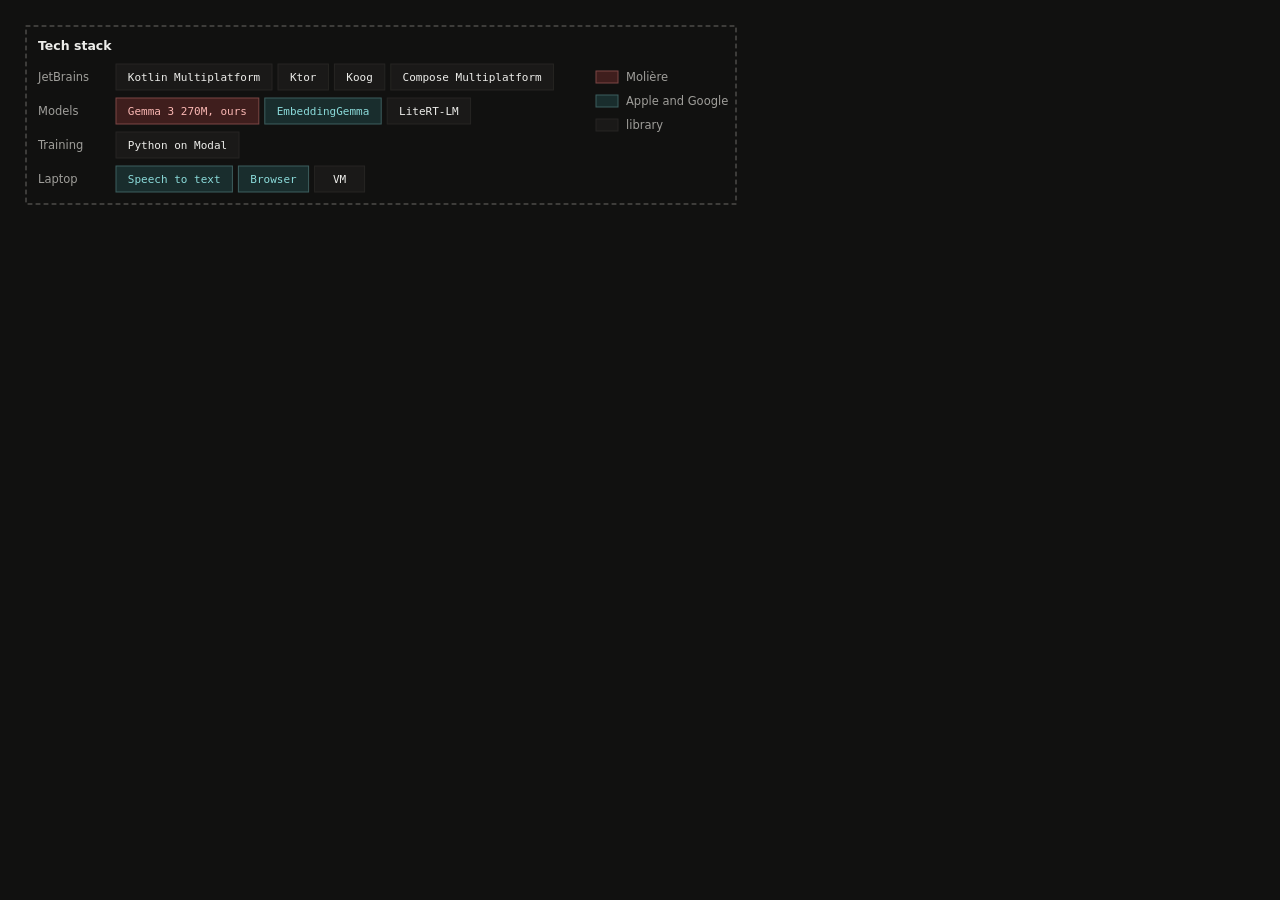
<file: docs/figures/moliere-tech-stack.html>
<!doctype html><html class="dark"><head><meta charset="utf-8"><style>/* Figure palette. Neutrals share the site's warm sand hue. Every tone has the
   same four roles: a tint fill, a line (borders), a solid (strokes) and an ink
   (text on the tint and the canvas, >= 4.5:1 and APCA Lc >= 60). Per role all
   hues share one lightness and one share of their sRGB chroma ceiling at that
   lightness, the ceiling capped at the median across hues so green near white
   and violet at mid lightness do not shout. Hue is constant across roles. Dark
   is screen-only so print stays light. */

:root {
  --dg-canvas: var(--color-bg);
  --dg-panel: oklch(0.968 0.003 100);
  --dg-panel-edge: oklch(0.925 0.004 100);
  --dg-surface: oklch(1 0 0);
  --dg-rule: oklch(0.86 0.005 100);
  --dg-ink: oklch(0.245 0.007 100);
  --dg-text: oklch(0.4 0.006 100);
  --dg-muted: oklch(0.53 0.006 100);
  --dg-faint: oklch(0.8 0.004 100);
  --dg-line: oklch(0.7 0.006 100);
  --dg-hatch: oklch(0.93 0.004 100);

  --dg-blue-tint: oklch(0.935 0.028 255);
  --dg-blue-line: oklch(0.8 0.077 255);
  --dg-blue-solid: oklch(0.63 0.146 255);
  --dg-blue-ink: oklch(0.5 0.132 255);
  --dg-teal-tint: oklch(0.935 0.03 195);
  --dg-teal-line: oklch(0.8 0.086 195);
  --dg-teal-solid: oklch(0.63 0.077 195);
  --dg-teal-ink: oklch(0.5 0.068 195);
  --dg-green-tint: oklch(0.935 0.03 138);
  --dg-green-line: oklch(0.8 0.086 138);
  --dg-green-solid: oklch(0.63 0.14 138);
  --dg-green-ink: oklch(0.5 0.124 138);
  --dg-purple-tint: oklch(0.935 0.03 290);
  --dg-purple-line: oklch(0.8 0.081 290);
  --dg-purple-solid: oklch(0.63 0.146 290);
  --dg-purple-ink: oklch(0.5 0.132 290);
  --dg-red-tint: oklch(0.935 0.029 22);
  --dg-red-line: oklch(0.8 0.086 22);
  --dg-red-solid: oklch(0.63 0.146 22);
  --dg-red-ink: oklch(0.5 0.132 22);
}

@media screen {
  html.dark {
    --dg-panel: oklch(0.215 0.003 100);
    --dg-panel-edge: oklch(0.265 0.004 100);
    --dg-surface: oklch(0.178 0.002 100);
    --dg-rule: oklch(0.36 0.005 100);
    --dg-ink: oklch(0.945 0.004 100);
    --dg-text: oklch(0.83 0.005 100);
    --dg-muted: oklch(0.7 0.006 100);
    --dg-faint: oklch(0.36 0.004 100);
    --dg-line: oklch(0.52 0.006 100);
    --dg-hatch: oklch(0.25 0.004 100);

    --dg-blue-tint: oklch(0.28 0.051 255);
    --dg-blue-line: oklch(0.46 0.076 255);
    --dg-blue-solid: oklch(0.7 0.112 255);
    --dg-blue-ink: oklch(0.84 0.073 255);
    --dg-teal-tint: oklch(0.28 0.026 195);
    --dg-teal-line: oklch(0.46 0.039 195);
    --dg-teal-solid: oklch(0.7 0.084 195);
    --dg-teal-ink: oklch(0.84 0.079 195);
    --dg-green-tint: oklch(0.28 0.048 138);
    --dg-green-line: oklch(0.46 0.071 138);
    --dg-green-solid: oklch(0.7 0.119 138);
    --dg-green-ink: oklch(0.84 0.079 138);
    --dg-purple-tint: oklch(0.28 0.051 290);
    --dg-purple-line: oklch(0.46 0.076 290);
    --dg-purple-solid: oklch(0.7 0.119 290);
    --dg-purple-ink: oklch(0.84 0.077 290);
    --dg-red-tint: oklch(0.28 0.051 22);
    --dg-red-line: oklch(0.46 0.076 22);
    --dg-red-solid: oklch(0.7 0.119 22);
    --dg-red-ink: oklch(0.84 0.079 22);
  }
}
 :root{--color-bg:#111110} body{margin:16px;background:var(--color-bg);font-family:Inter,system-ui,sans-serif} .diagram{margin:0;width:fit-content} .diagram__canvas--narrow{display:none} .diagram__caption{font-size:14px;color:gray}</style></head><body><figure class="diagram"><div class="diagram__canvas"><svg width="730" viewBox="0 0 730 198" role="img" aria-label="Tech stack: JetBrains, Models, Training, Laptop" font-family="var(--font-sans, ui-sans-serif, system-ui, sans-serif)" style="max-width:100%;height:auto;display:block;color:var(--dg-ink)"><path d="M10,10 L720,10 L720,188 L10,188 Z" style="fill:none;stroke:var(--dg-line);stroke-width:1;stroke-dasharray:4 4;stroke-linecap:round;stroke-linejoin:round"/><text x="22" y="29" dominant-baseline="central" font-size="12.5" font-weight="600" style="fill:var(--dg-ink)">Tech stack</text><text x="22" y="61" dominant-baseline="central" font-size="11.5" style="fill:var(--dg-muted)">JetBrains</text><rect x="100" y="48" width="156.0" height="26" style="fill:var(--dg-panel);stroke:var(--dg-panel-edge);stroke-width:1"/><text x="178.0" y="61" text-anchor="middle" dominant-baseline="central" font-size="11" font-family="var(--font-mono, ui-monospace, SFMono-Regular, Menlo, monospace)" style="fill:var(--dg-ink)">Kotlin Multiplatform</text><rect x="262.0" y="48" width="50.4" height="26" style="fill:var(--dg-panel);stroke:var(--dg-panel-edge);stroke-width:1"/><text x="287.2" y="61" text-anchor="middle" dominant-baseline="central" font-size="11" font-family="var(--font-mono, ui-monospace, SFMono-Regular, Menlo, monospace)" style="fill:var(--dg-ink)">Ktor</text><rect x="318.4" y="48" width="50.4" height="26" style="fill:var(--dg-panel);stroke:var(--dg-panel-edge);stroke-width:1"/><text x="343.59999999999997" y="61" text-anchor="middle" dominant-baseline="central" font-size="11" font-family="var(--font-mono, ui-monospace, SFMono-Regular, Menlo, monospace)" style="fill:var(--dg-ink)">Koog</text><rect x="374.79999999999995" y="48" width="162.6" height="26" style="fill:var(--dg-panel);stroke:var(--dg-panel-edge);stroke-width:1"/><text x="456.09999999999997" y="61" text-anchor="middle" dominant-baseline="central" font-size="11" font-family="var(--font-mono, ui-monospace, SFMono-Regular, Menlo, monospace)" style="fill:var(--dg-ink)">Compose Multiplatform</text><text x="22" y="95" dominant-baseline="central" font-size="11.5" style="fill:var(--dg-muted)">Models</text><rect x="100" y="82" width="142.8" height="26" style="fill:var(--dg-red-tint);stroke:var(--dg-red-line);stroke-width:1"/><text x="171.4" y="95" text-anchor="middle" dominant-baseline="central" font-size="11" font-family="var(--font-mono, ui-monospace, SFMono-Regular, Menlo, monospace)" style="fill:var(--dg-red-ink)">Gemma 3 270M, ours</text><rect x="248.8" y="82" width="116.4" height="26" style="fill:var(--dg-teal-tint);stroke:var(--dg-teal-line);stroke-width:1"/><text x="307.0" y="95" text-anchor="middle" dominant-baseline="central" font-size="11" font-family="var(--font-mono, ui-monospace, SFMono-Regular, Menlo, monospace)" style="fill:var(--dg-teal-ink)">EmbeddingGemma</text><rect x="371.20000000000005" y="82" width="83.4" height="26" style="fill:var(--dg-panel);stroke:var(--dg-panel-edge);stroke-width:1"/><text x="412.90000000000003" y="95" text-anchor="middle" dominant-baseline="central" font-size="11" font-family="var(--font-mono, ui-monospace, SFMono-Regular, Menlo, monospace)" style="fill:var(--dg-ink)">LiteRT-LM</text><text x="22" y="129" dominant-baseline="central" font-size="11.5" style="fill:var(--dg-muted)">Training</text><rect x="100" y="116" width="123.0" height="26" style="fill:var(--dg-panel);stroke:var(--dg-panel-edge);stroke-width:1"/><text x="161.5" y="129" text-anchor="middle" dominant-baseline="central" font-size="11" font-family="var(--font-mono, ui-monospace, SFMono-Regular, Menlo, monospace)" style="fill:var(--dg-ink)">Python on Modal</text><text x="22" y="163" dominant-baseline="central" font-size="11.5" style="fill:var(--dg-muted)">Laptop</text><rect x="100" y="150" width="116.4" height="26" style="fill:var(--dg-teal-tint);stroke:var(--dg-teal-line);stroke-width:1"/><text x="158.2" y="163" text-anchor="middle" dominant-baseline="central" font-size="11" font-family="var(--font-mono, ui-monospace, SFMono-Regular, Menlo, monospace)" style="fill:var(--dg-teal-ink)">Speech to text</text><rect x="222.4" y="150" width="70.2" height="26" style="fill:var(--dg-teal-tint);stroke:var(--dg-teal-line);stroke-width:1"/><text x="257.5" y="163" text-anchor="middle" dominant-baseline="central" font-size="11" font-family="var(--font-mono, ui-monospace, SFMono-Regular, Menlo, monospace)" style="fill:var(--dg-teal-ink)">Browser</text><rect x="298.6" y="150" width="50" height="26" style="fill:var(--dg-panel);stroke:var(--dg-panel-edge);stroke-width:1"/><text x="323.6" y="163" text-anchor="middle" dominant-baseline="central" font-size="11" font-family="var(--font-mono, ui-monospace, SFMono-Regular, Menlo, monospace)" style="fill:var(--dg-ink)">VM</text><rect x="580" y="55" width="22" height="12" style="fill:var(--dg-red-tint);stroke:var(--dg-red-line);stroke-width:1"/><text x="610" y="61" dominant-baseline="central" font-size="11.5" style="fill:var(--dg-muted)">Molière</text><rect x="580" y="79" width="22" height="12" style="fill:var(--dg-teal-tint);stroke:var(--dg-teal-line);stroke-width:1"/><text x="610" y="85" dominant-baseline="central" font-size="11.5" style="fill:var(--dg-muted)">Apple and Google</text><rect x="580" y="103" width="22" height="12" style="fill:var(--dg-panel);stroke:var(--dg-panel-edge);stroke-width:1"/><text x="610" y="109" dominant-baseline="central" font-size="11.5" style="fill:var(--dg-muted)">library</text></svg></div></figure></body></html>
</file>
<file: mole/mole.css>
/* The Mole: a paper cut-out puppet in the overlay bar. mole.js moves the puppet through SVG transform attributes, which
   any CSS transform on its groups would override, so this file only colours it. */
@import url(fonts/fonts.css);
/* Themed tokens are light-dark(light, dark): the system picks, data-theme="light|dark" on an element forces it. Dark is
   the light bar's negative: the bar turns to ink and the mole is cut from light paper, while its props (the card, lenses,
   pile and documents) stay white paper drawn in ink, as slides and files are. One accent, a signal red; everything else
   is the one neutral ink and its greys. Red means one thing on the bar: the mole needs you. */
:root {
  color-scheme: light dark;
  --paper: light-dark(oklch(1 0 0), oklch(0.25 0 0)); /* the bar and the phone's screen */
  --ink: light-dark(oklch(0.2 0 0), oklch(0.95 0 0)); /* words, focus rings, a picked key */
  --figure: light-dark(oklch(0.2 0 0), oklch(0.88 0 0)); /* the mole, its molehill, dirt and ground line */
  --lens: oklch(1 0 0); /* white paper: the card, the lenses, the documents */
  --stack: oklch(0.95 0 0); /* the pile of slides, a shade under the card it gives */
  --rim: oklch(0.2 0 0); /* ink on white paper: rims, edges, the card's number */
  --bridge: light-dark(var(--lens), var(--rim));
  /* On a light mole the tie steps one shade darker, so it keeps 3:1 against the body. */
  --tie: light-dark(var(--ember), oklch(0.53 0.215 27));
  --tie-fold: light-dark(oklch(0.5 0.2 27), oklch(0.44 0.177 27));
  --tie-knot: light-dark(oklch(0.7 0.185 27), var(--ember));
  --ember: light-dark(oklch(0.59 0.235 27), oklch(0.65 0.22 27));
  --sage: oklch(0.7185 0.053 150.25); /* unused here: slides.html still draws its bullets with it */
  --hairline: oklch(from var(--ink) l c h / .1);
  --rule: oklch(from var(--ink) l c h / .08);
  --wash: oklch(from var(--ink) l c h / .06); /* a picked row, the stop button's track */
  --hover: oklch(from var(--ink) l c h / .04);
  --hint: oklch(from var(--ink) l c h / .6);
  --heard: oklch(from var(--ink) l c h / .66);
  --ease-out: cubic-bezier(0.23, 1, 0.32, 1);
  --slow: 1;
}
@media (color-gamut: p3) {
  :root { --ember: light-dark(oklch(0.59 0.265 27), oklch(0.65 0.245 27)); }
}
[data-theme=light] { color-scheme: light; }
[data-theme=dark] { color-scheme: dark; }

/* The bar is a column: the options panel (usually collapsed) sits above the row with the mole and its words, and since
   the bar is anchored at its bottom edge, opening the panel grows it upward. Flat: the hairline alone parts it from a
   white slide or page. */
.mole-bar {
  display: flex;
  flex-direction: column;
  width: 340px;
  box-sizing: border-box;
  border-radius: 24px;
  background: var(--paper);
  color: var(--ink);
  box-shadow: 0 0 0 1px var(--hairline);
  font: 500 15px/20px "Inter", system-ui, sans-serif;
  letter-spacing: -0.009em;
  -webkit-font-smoothing: antialiased;
  transform-origin: 50% 100%;
  transition: opacity calc(180ms * var(--slow)) var(--ease-out), transform calc(260ms * var(--slow)) var(--ease-out);
}
.mole-bar[data-state=hidden] {
  opacity: 0;
  transform: translateY(10px) scale(.96);
  transition-delay: calc(180ms * var(--slow));
  pointer-events: none;
}
.mole-row {
  display: flex;
  align-items: center;
  gap: 6px;
  height: 76px;
  box-sizing: border-box;
  padding: 0 22px 0 10px;
}

/* -- the options ----------------------------------------------------------------------------------------------- */

.mole-opts {
  display: grid;
  grid-template-rows: 0fr;
  transition: grid-template-rows calc(320ms * var(--slow)) var(--ease-out);
}
.mole-opts-in {
  min-height: 0;
  overflow: hidden;
  padding: 0 10px;
  opacity: 0;
  transition: opacity calc(140ms * var(--slow)) var(--ease-out);
}
.mole-bar[data-open] .mole-opts { grid-template-rows: 1fr; }
.mole-bar[data-open] .mole-opts-in { opacity: 1; transition-duration: calc(220ms * var(--slow)); transition-delay: calc(90ms * var(--slow)); }

.mole-hint {
  padding: 14px 10px 8px;
  font-size: 12px;
  font-weight: 400;
  line-height: 16px;
  letter-spacing: 0;
  color: var(--hint);
  white-space: nowrap;
}
.mole-list {
  display: grid;
  gap: 2px;
  margin: 0;
  padding: 0 0 8px;
  list-style: none;
  border-bottom: 1px solid var(--rule);
}
.mole-opt {
  display: grid;
  grid-template-columns: 20px 16px minmax(0, 1fr) auto;
  align-items: center;
  column-gap: 10px;
  height: 36px;
  padding: 0 12px 0 8px;
  border-radius: 14px; /* the bar's 24px corner minus the panel's 10px inset, so the curves stay concentric */
  font-size: 14px;
  font-weight: 400;
  letter-spacing: -0.006em;
  transition: background-color calc(150ms * var(--slow)) ease, opacity calc(200ms * var(--slow)) var(--ease-out);
}
.mole-opt[role=button] { cursor: pointer; }
.mole-opt[role=button]:focus-visible { outline: 2px solid var(--ink); outline-offset: -2px; }
.mole-opt[data-on] { background: var(--wash); }
.mole-bar[data-state=picked] .mole-opt:not([data-on]) { opacity: .35; }

/* The number you can say, bare; it fills with ink only on the row that is picked. */
.mole-key {
  display: grid;
  place-items: center;
  width: 20px;
  height: 20px;
  border-radius: 6px;
  color: var(--hint);
  font-size: 12px;
  font-weight: 500;
  line-height: 1;
  letter-spacing: 0;
  font-variant-numeric: tabular-nums;
  transition: background-color calc(150ms * var(--slow)) ease, color calc(150ms * var(--slow)) ease;
}
.mole-key b { font: inherit; }
.mole-key svg { display: none; width: 12px; height: 12px; fill: none; stroke: currentColor; stroke-width: 1.6; stroke-linecap: round; stroke-linejoin: round; }
.mole-opt[data-on] .mole-key { background: var(--ink); color: var(--paper); }
.mole-bar[data-state=picked] .mole-opt[data-on] .mole-key b { display: none; }
.mole-bar[data-state=picked] .mole-opt[data-on] .mole-key svg { display: block; }

.mole-glyph { width: 16px; height: 16px; overflow: visible; }
.mole-glyph path, .mole-glyph rect { fill: var(--lens); stroke: var(--rim); stroke-width: 1.1; stroke-linejoin: round; }
.mole-glyph .g-line { fill: none; stroke-linecap: round; opacity: .45; }

.mole-name { white-space: nowrap; overflow: hidden; text-overflow: ellipsis; }
.mole-meta { font-size: 12px; letter-spacing: 0; color: var(--hint); white-space: nowrap; }

@media (hover: hover) and (pointer: fine) {
  .mole-opt[role=button]:hover:not([data-on]) { background: var(--hover); }
}

/* -- the puppet ------------------------------------------------------------------------------------------------ */

.mole-fig { flex: none; align-self: flex-end; width: 83px; height: 62px; margin-bottom: 9px; overflow: hidden; }
.mole-fig .m-ink { fill: var(--figure); }
.m-tie { fill: var(--tie); }
.m-fold { fill: var(--tie-fold); }
.m-knot { fill: var(--tie-knot); }
.m-lens { fill: var(--lens); stroke: var(--rim); stroke-width: 1.4; }
.m-bridge { stroke: var(--bridge); stroke-width: 2.8; stroke-linecap: round; }
.m-ground { stroke: var(--figure); stroke-width: 1.4; stroke-linecap: round; }
.m-paper { fill: var(--lens); stroke: var(--rim); stroke-width: 1.3; }
.m-bar { fill: var(--ember); }
.m-num { font-size: 15.5px; font-weight: 600; line-height: 1; letter-spacing: -0.02em; font-variant-numeric: tabular-nums; fill: var(--rim); text-anchor: middle; }
.m-stack rect { fill: var(--stack); stroke: var(--rim); stroke-width: 1.2; }
.m-scent path { fill: none; stroke: var(--ember); stroke-width: 2; stroke-linecap: round; }

/* -- the words ------------------------------------------------------------------------------------------------- */

/* The dot shows only when the mole needs you: it asks, waits for the rest of a sentence, or could not do it. Elsewhere
   the words slide left into its place. */
.mole-text { position: relative; flex: 1; min-width: 0; }
.mole-dot {
  position: absolute;
  left: 0;
  top: 6px;
  width: 8px;
  height: 8px;
  border-radius: 2px;
  background: var(--ember);
  opacity: 0;
  transform: scale(.4);
  transition: opacity calc(160ms * var(--slow)) var(--ease-out), transform calc(220ms * var(--slow)) var(--ease-out),
    translate calc(260ms * var(--slow)) var(--ease-out);
}
:is([data-state=unsure], [data-state=waiting], [data-state=failed], [data-state=choosing]) .mole-dot { opacity: 1; transform: none; }

.mole-words {
  --wx: -16px;
  --wy: 0px;
  position: relative;
  padding-left: 16px;
  transform: translate(var(--wx), var(--wy));
  transition: transform calc(260ms * var(--slow)) var(--ease-out);
}
:is([data-state=unsure], [data-state=waiting], [data-state=failed], [data-state=choosing]) .mole-words { --wx: 0px; }
.mole-text[data-one-line] .mole-words { --wy: 8.5px; }
.mole-text[data-one-line] .mole-dot { translate: 0 8.5px; }

.mole-title { display: grid; }
.mole-title > span { grid-area: 1 / 1; white-space: nowrap; overflow: hidden; text-overflow: ellipsis; }
.mole-heard {
  height: 16px;
  margin-top: 1px;
  font-size: 13px;
  font-weight: 400;
  line-height: 16px;
  letter-spacing: -0.003em;
  color: var(--heard);
  white-space: nowrap;
  overflow: hidden;
  text-overflow: ellipsis;
  transition: opacity calc(200ms * var(--slow)) var(--ease-out);
}
.mole-text[data-one-line] .mole-heard { opacity: 0; }
.mole-heard::before { content: "\201C"; }
.mole-heard::after { content: "\201D"; }

/* -- the announce ---------------------------------------------------------------------------------------------- */

/* Retrieving with one option: the mole is about to show it and will unless you stop it, by voice or with the button,
   whose ink drains to the left as the time runs out. It asks nothing of you, so it stays ink, not red, and the bar
   keeps its size: it usually runs while you are still talking. */
.mole-say {
  position: absolute;
  left: 16px;
  right: 0;
  bottom: 0;
  height: 16px;
  font-size: 13px;
  font-weight: 400;
  line-height: 16px;
  letter-spacing: -0.003em;
  color: var(--hint);
  white-space: nowrap;
  overflow: hidden;
  text-overflow: ellipsis;
  opacity: 0;
  transition: opacity calc(200ms * var(--slow)) var(--ease-out);
}
.mole-bar[data-announce] .mole-say { opacity: 1; }
.mole-bar[data-announce] .mole-heard { opacity: 0; }
.mole-bar[data-announce] .mole-text .mole-words { --wy: 0px; }

.mole-stop {
  position: relative;
  display: none;
  flex: none;
  box-sizing: border-box;
  height: 32px;
  margin: 0 0 0 8px;
  padding: 0 14px;
  border: 0;
  border-radius: 16px;
  background: var(--wash);
  color: var(--ink);
  font: inherit;
  font-size: 13px;
  line-height: 32px;
  letter-spacing: -0.003em;
  text-align: center;
  opacity: 0;
  transition: opacity calc(160ms * var(--slow)) var(--ease-out), scale calc(160ms * var(--slow)) var(--ease-out),
    display calc(160ms * var(--slow)) allow-discrete;
}
.mole-bar[data-announce] .mole-stop {
  display: block;
  opacity: 1;
  @starting-style { opacity: 0; }
}
.mole-drain { position: absolute; inset: 0; border-radius: inherit; background: var(--ink); color: var(--paper); }
button.mole-stop { cursor: pointer; }
button.mole-stop::before { content: ""; position: absolute; inset: -4px; } /* a 40px target */
button.mole-stop:active { scale: .96; }
button.mole-stop:focus-visible { outline: 2px solid var(--ink); outline-offset: 2px; }

@media (prefers-reduced-motion: reduce) {
  .mole-bar, .mole-words, .mole-dot { transition-property: opacity !important; }
  .mole-opts { transition: none; }
}
</file>
